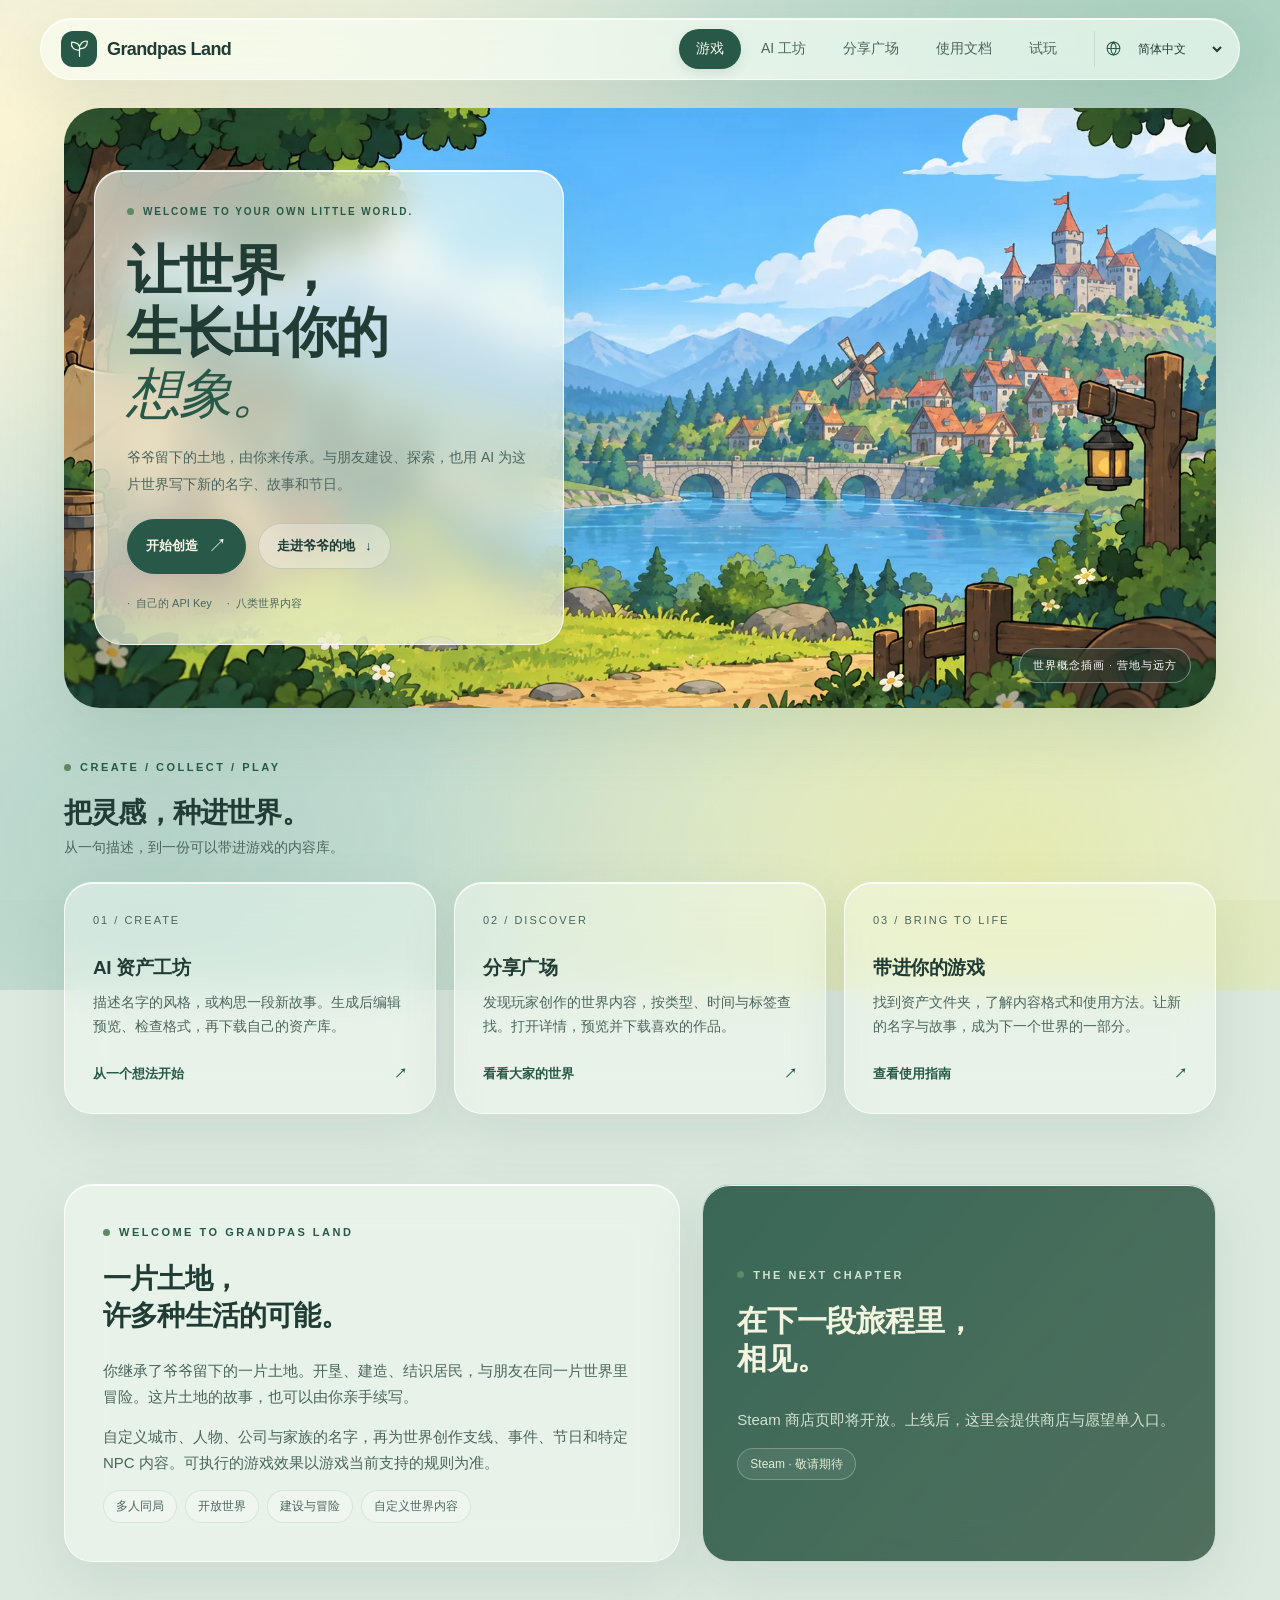
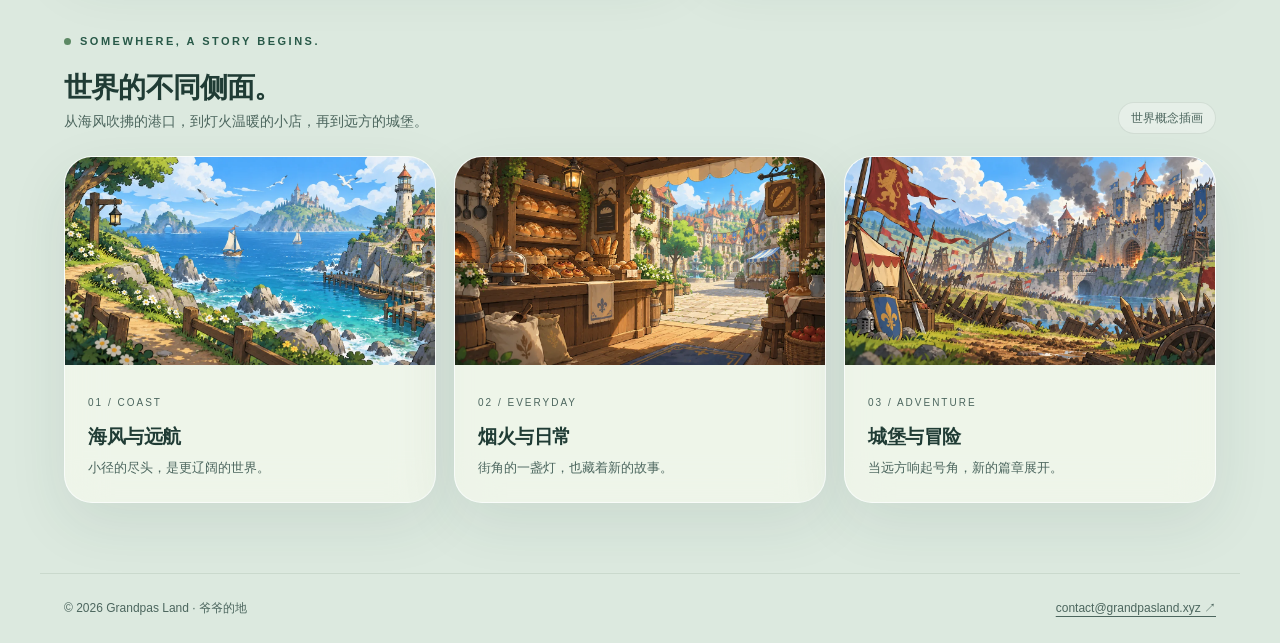
<file: index.html>
<!DOCTYPE html>
<html lang="zh-CN">
<head><meta charset="UTF-8"><meta name="viewport" content="width=device-width, initial-scale=1"><meta name="description" content="爷爷留下的土地，由你来传承。在 Grandpas Land 的 AI 工坊创造名字、支线、事件与节日，分享你的世界内容。"><meta name="theme-color" content="#dce9df"><title>Grandpas Land 爷爷的地 — 官方网站</title><link rel="icon" href="favicon.svg" type="image/svg+xml"><link rel="stylesheet" href="styles.css?v=20261014-world-style"><script src="i18n.js?v=20261014-world-style" defer></script></head>
<body>
<a class="skip" href="#main">跳到主要内容</a>
<nav class="site-nav" aria-label="主导航"><a class="brand" href="index.html"><span class="brand-mark" aria-hidden="true"><svg viewBox="0 0 32 32" fill="none" stroke="currentColor" stroke-width="1.7" stroke-linecap="round" stroke-linejoin="round"><path d="M16 27V16M16 18C7 19 4 13 5 7c7 0 12 3 11 11ZM16 16C16 9 21 5 27 6c0 7-4 11-11 10Z"/></svg></span>Grandpas Land</a><div class="nav-links"><a href="index.html" aria-current="page">游戏</a><a href="workshop.html">AI 工坊</a><a href="gallery.html">分享广场</a><a href="docs.html">使用文档</a><a href="https://sundaniu31.github.io/EmberEpoch/">试玩</a></div><label class="language-control" data-i18n-ignore><svg viewBox="0 0 24 24" aria-hidden="true" fill="none" stroke="currentColor" stroke-width="1.5"><circle cx="12" cy="12" r="9"/><path d="M3 12h18M12 3c5 5 5 13 0 18-5-5-5-13 0-18Z"/></svg><select id="siteLanguage" aria-label="Language / 语言"><option value="zh-CN">简体中文</option><option value="en">English</option></select></label></nav>
<main class="container" id="main">
<section class="hero art-hero" aria-labelledby="hero-title"><img class="hero-art" src="images/camp.webp" width="1672" height="941" alt="树荫下的营地，远处是湖泊、石桥与山间城堡的世界概念插画" fetchpriority="high"><div class="hero-copy glass"><div class="eyebrow">Welcome to your own little world.</div><h1 id="hero-title">让世界，<br>生长出你的<br><span class="serif">想象。</span></h1><p class="lead">爷爷留下的土地，由你来传承。与朋友建设、探索，也用 AI 为这片世界写下新的名字、故事和节日。</p><div class="actions"><a class="btn btn-primary" href="workshop.html">开始创造 <span class="icon-arrow" aria-hidden="true">↗</span></a><a class="btn" href="#about">走进爷爷的地 <span aria-hidden="true">↓</span></a></div><div class="hero-note"><span>自己的 API Key</span><span>八类世界内容</span></div></div><span class="art-label">世界概念插画 · 营地与远方</span></section>
<section aria-labelledby="create-title"><div class="section-head"><div><div class="eyebrow">Create / Collect / Play</div><h2 id="create-title">把灵感，种进世界。</h2><p>从一句描述，到一份可以带进游戏的内容库。</p></div></div><div class="feature-grid"><a class="feature glass" href="workshop.html"><span class="feature-no">01 / CREATE</span><h3>AI 资产工坊</h3><p>描述名字的风格，或构思一段新故事。生成后编辑预览、检查格式，再下载自己的资产库。</p><span class="feature-link">从一个想法开始 <span aria-hidden="true">↗</span></span></a><a class="feature glass" href="gallery.html"><span class="feature-no">02 / DISCOVER</span><h3>分享广场</h3><p>发现玩家创作的世界内容，按类型、时间与标签查找。打开详情，预览并下载喜欢的作品。</p><span class="feature-link">看看大家的世界 <span aria-hidden="true">↗</span></span></a><a class="feature glass" href="docs.html"><span class="feature-no">03 / BRING TO LIFE</span><h3>带进你的游戏</h3><p>找到资产文件夹，了解内容格式和使用方法。让新的名字与故事，成为下一个世界的一部分。</p><span class="feature-link">查看使用指南 <span aria-hidden="true">↗</span></span></a></div></section>
<section class="home-section" id="about" aria-labelledby="about-title"><div class="about-grid"><div class="about-copy glass"><div class="eyebrow">Welcome to Grandpas Land</div><h2 id="about-title">一片土地，<br>许多种生活的可能。</h2><p>你继承了爷爷留下的一片土地。开垦、建造、结识居民，与朋友在同一片世界里冒险。这片土地的故事，也可以由你亲手续写。</p><p>自定义城市、人物、公司与家族的名字，再为世界创作支线、事件、节日和特定 NPC 内容。可执行的游戏效果以游戏当前支持的规则为准。</p><div class="about-tags"><span class="pill">多人同局</span><span class="pill">开放世界</span><span class="pill">建设与冒险</span><span class="pill">自定义世界内容</span></div></div><div class="steam-card glass" id="steam"><div class="eyebrow">The next chapter</div><h3>在下一段旅程里，<br>相见。</h3><p>Steam 商店页即将开放。上线后，这里会提供商店与愿望单入口。</p><span class="pill">Steam · 敬请期待</span></div></div></section>
<section class="home-section" id="media" aria-labelledby="art-title"><div class="section-head"><div><div class="eyebrow">Somewhere, a story begins.</div><h2 id="art-title">世界的不同侧面。</h2><p>从海风吹拂的港口，到灯火温暖的小店，再到远方的城堡。</p></div><span class="pill">世界概念插画</span></div><div class="world-gallery"><figure class="world-art glass"><a href="images/coast.webp" target="_blank" rel="noopener noreferrer" aria-label="打开海港概念插画大图"><img src="images/coast.webp" width="1200" height="675" loading="lazy" decoding="async" alt="花草环绕的海边步道、蓝色港湾、帆船与灯塔"></a><figcaption><span>01 / COAST</span><h3>海风与远航</h3><p>小径的尽头，是更辽阔的世界。</p></figcaption></figure><figure class="world-art glass"><a href="images/bakery.webp" target="_blank" rel="noopener noreferrer" aria-label="打开面包店概念插画大图"><img src="images/bakery.webp" width="1200" height="675" loading="lazy" decoding="async" alt="阳光照进木制面包店，店外是鲜花与小镇的石板街道"></a><figcaption><span>02 / EVERYDAY</span><h3>烟火与日常</h3><p>街角的一盏灯，也藏着新的故事。</p></figcaption></figure><figure class="world-art glass"><a href="images/castle.webp" target="_blank" rel="noopener noreferrer" aria-label="打开城堡概念插画大图"><img src="images/castle.webp" width="1200" height="675" loading="lazy" decoding="async" alt="山脉下的城堡与旗帜，城墙外是一片围城营地"></a><figcaption><span>03 / ADVENTURE</span><h3>城堡与冒险</h3><p>当远方响起号角，新的篇章展开。</p></figcaption></figure></div></section>
</main><footer class="site-footer"><span>© 2026 Grandpas Land · 爷爷的地</span><a href="mailto:contact@grandpasland.xyz">contact@grandpasland.xyz ↗</a></footer>
</body></html>
</file>
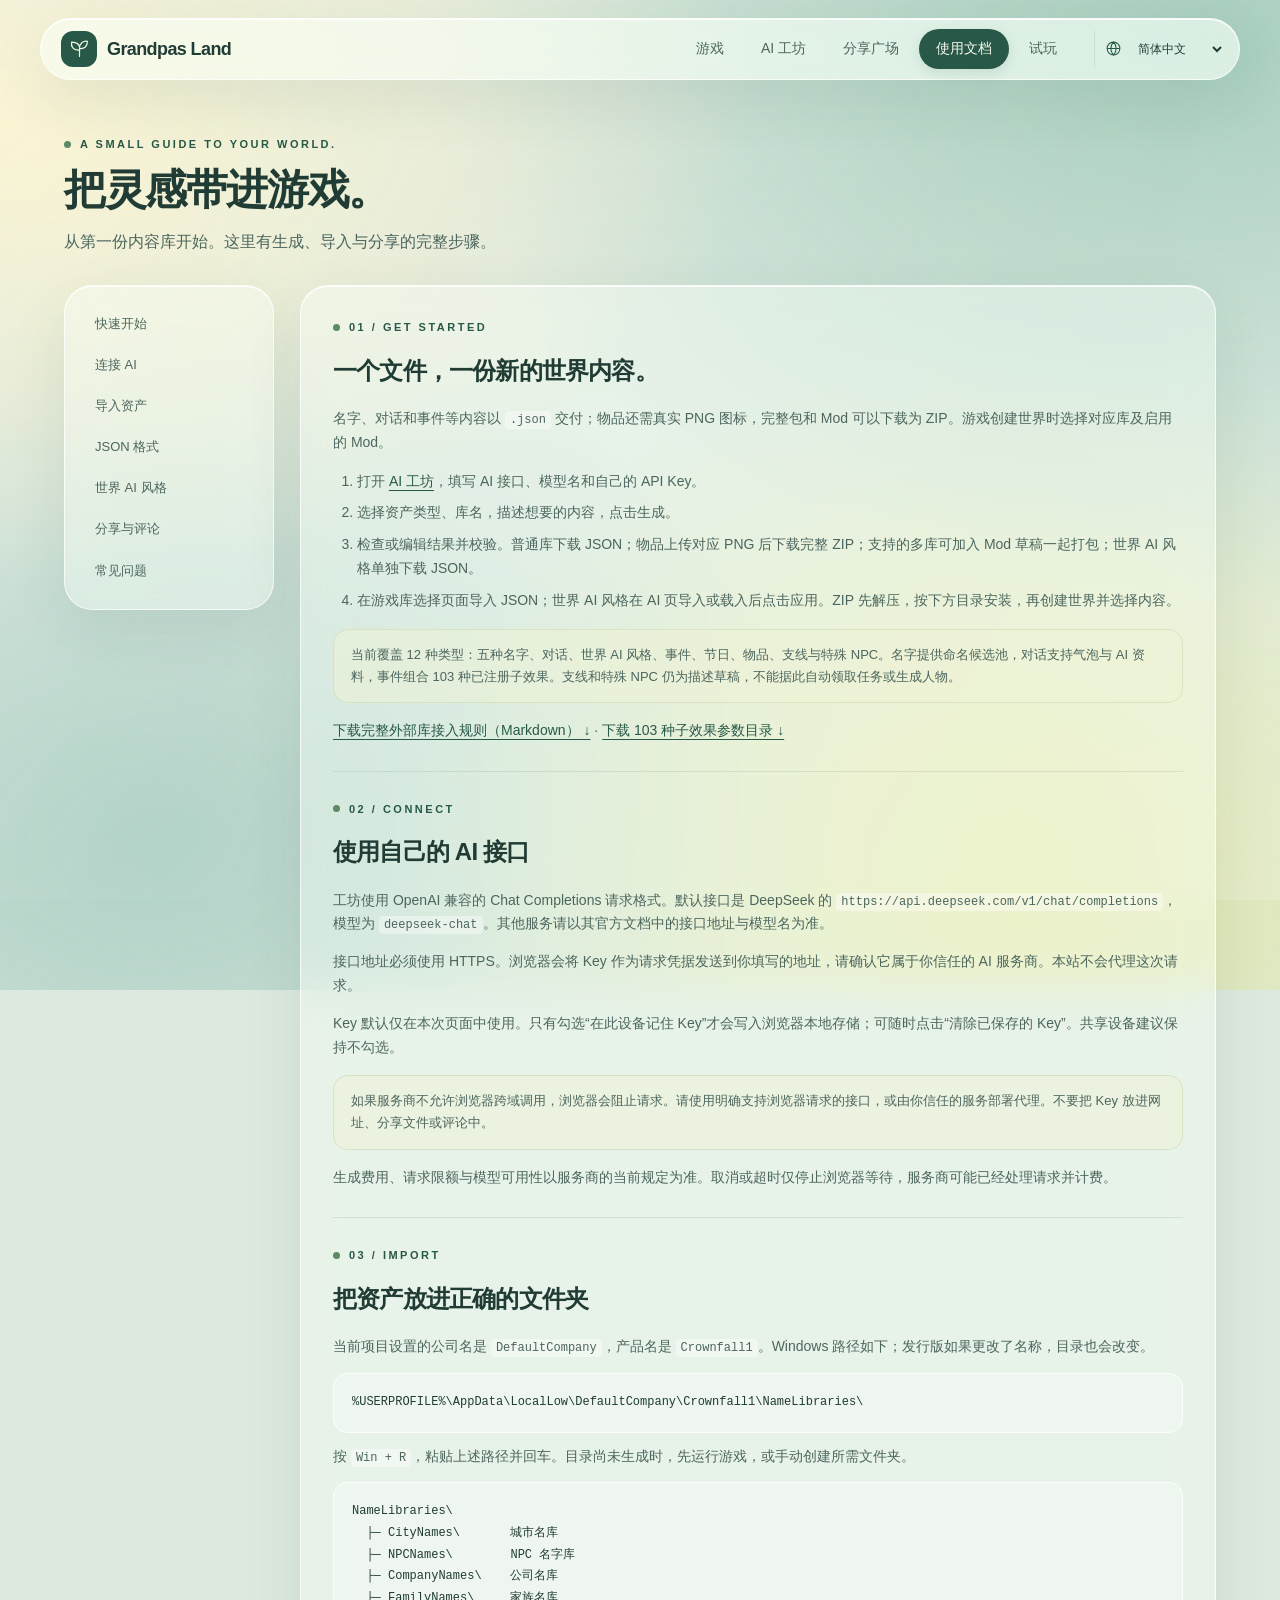
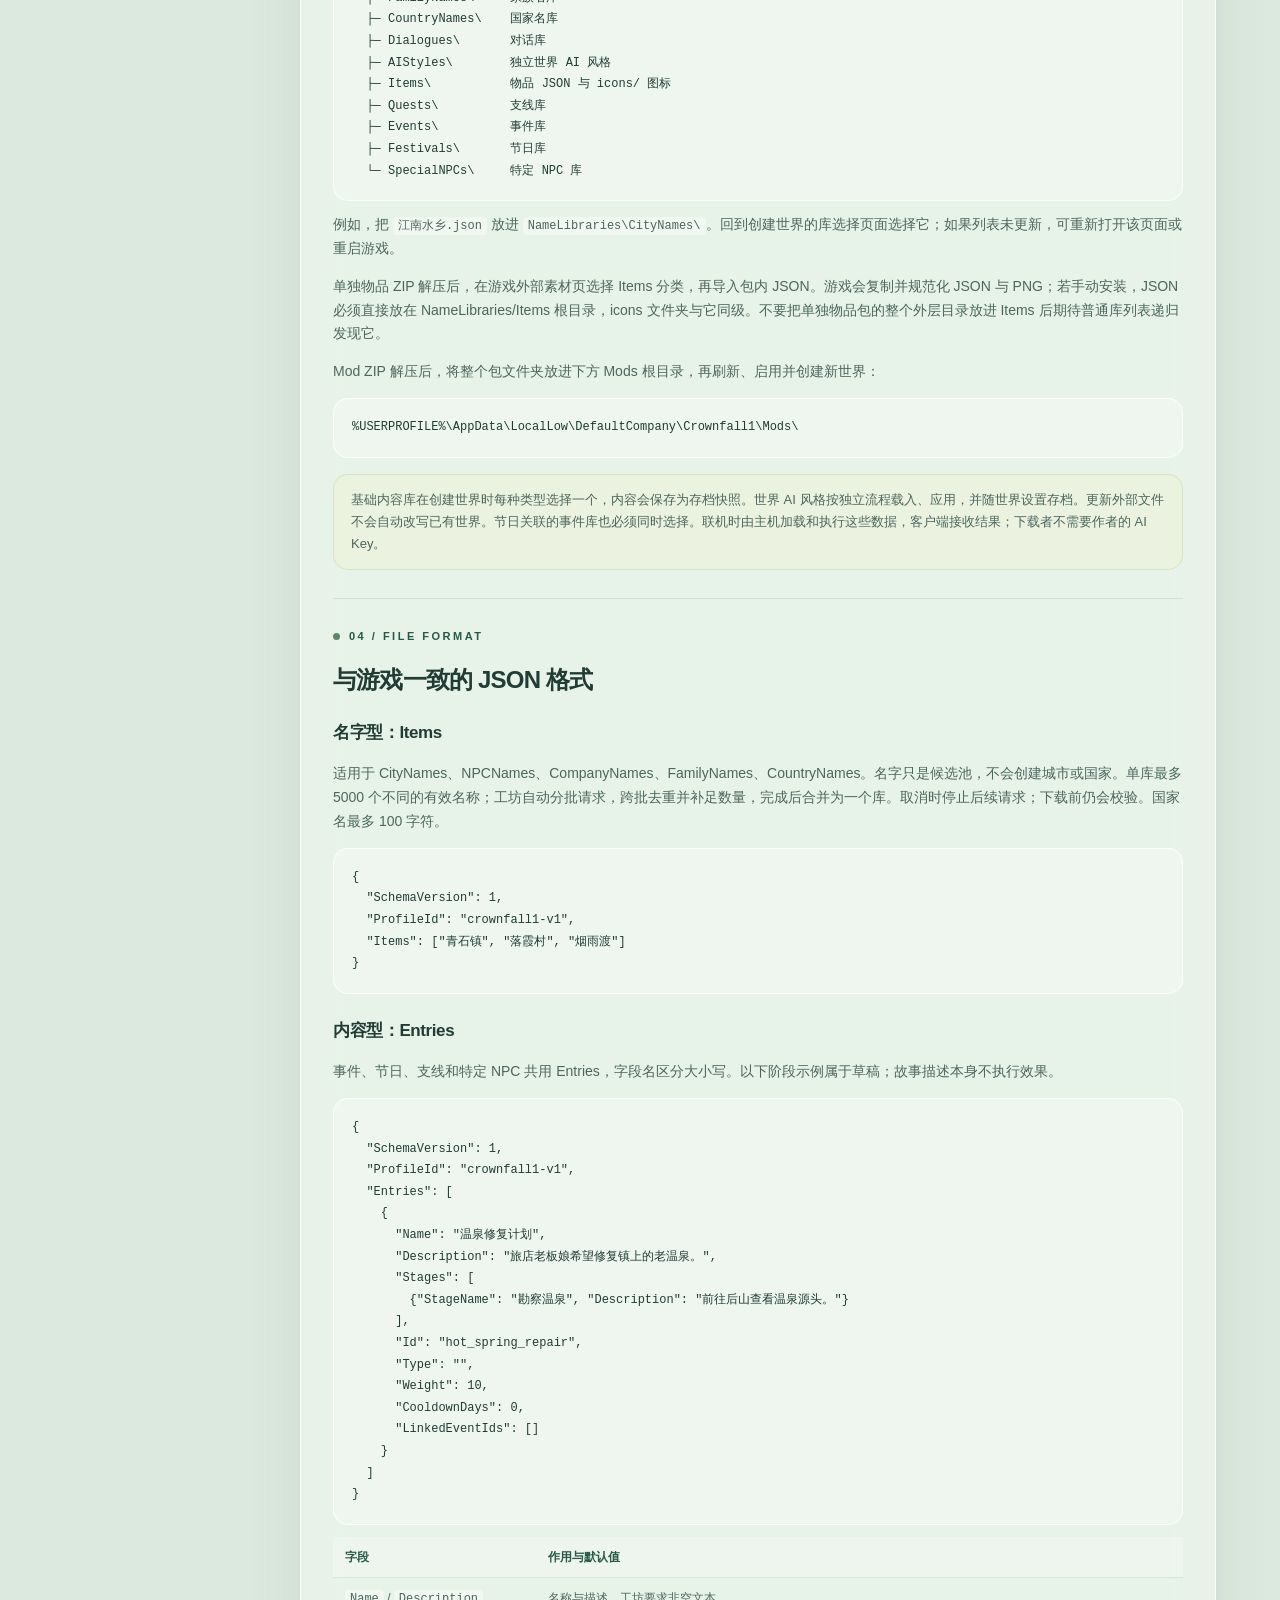
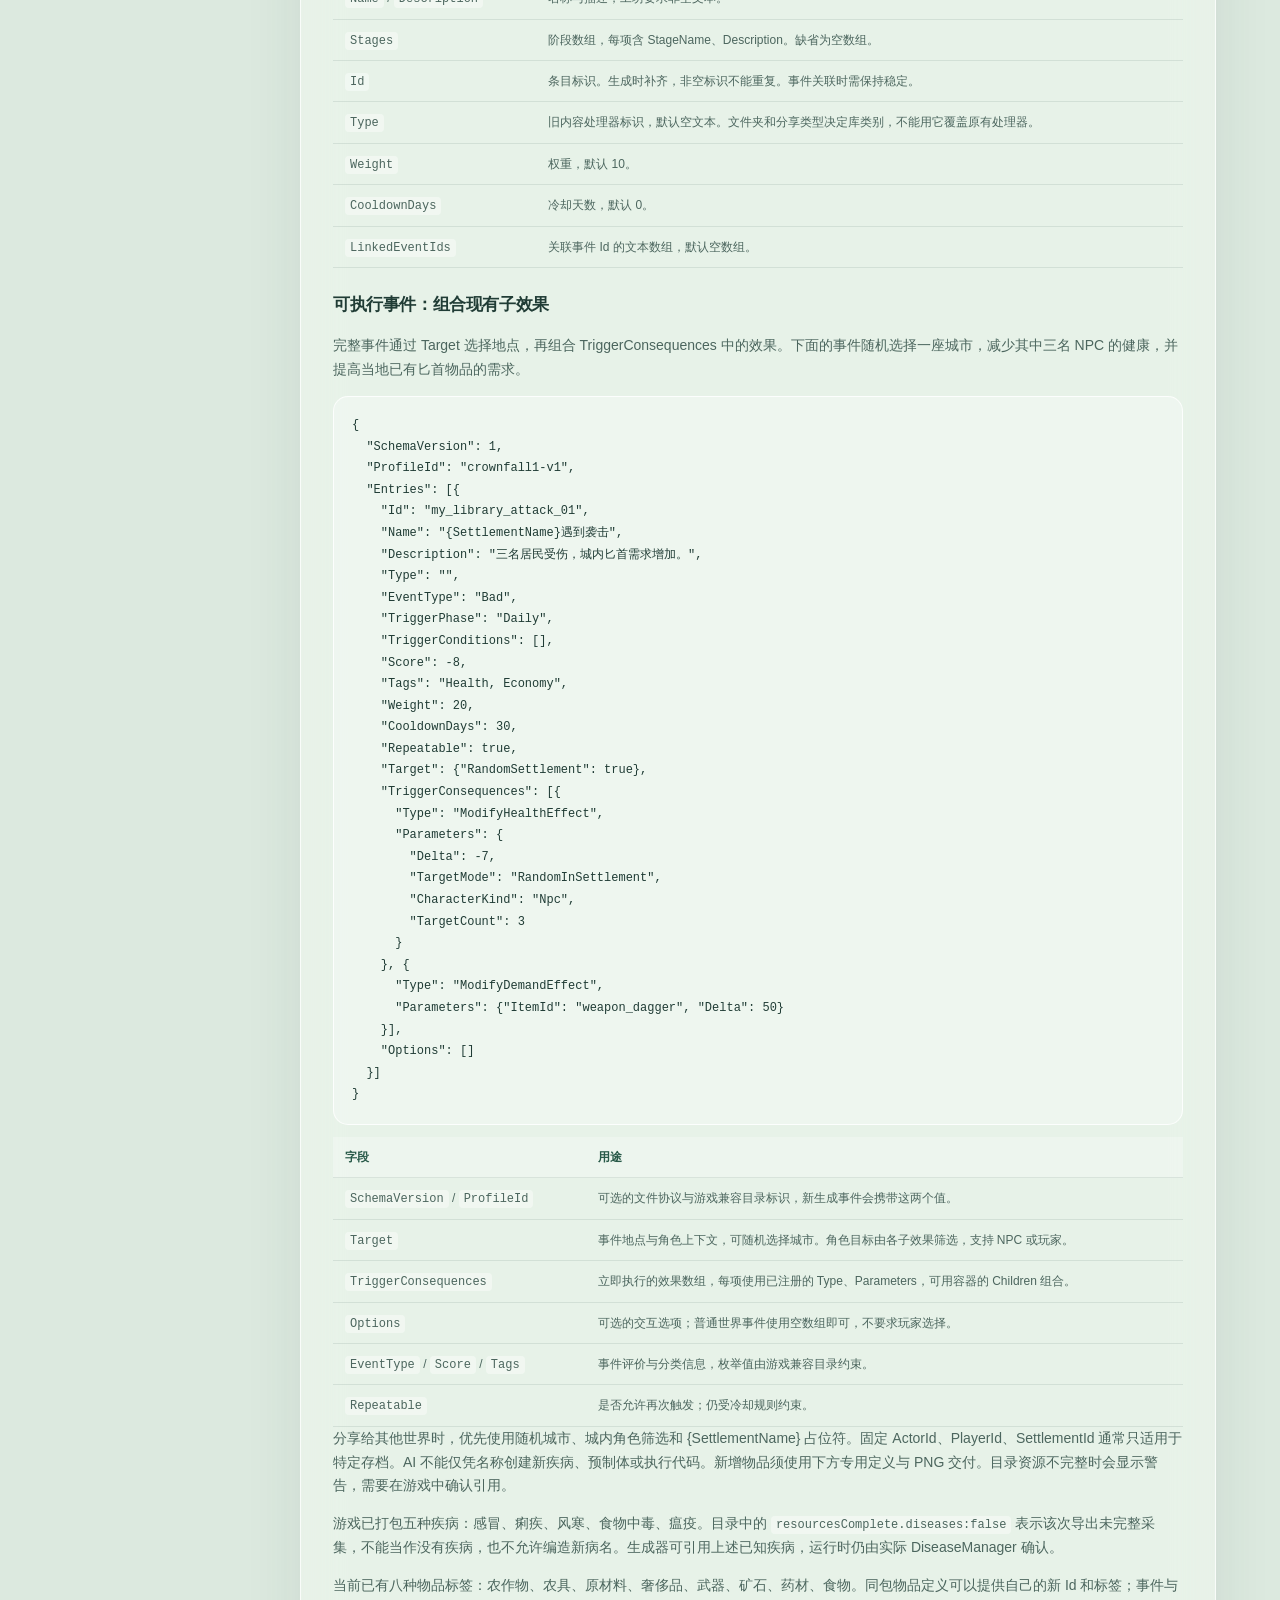
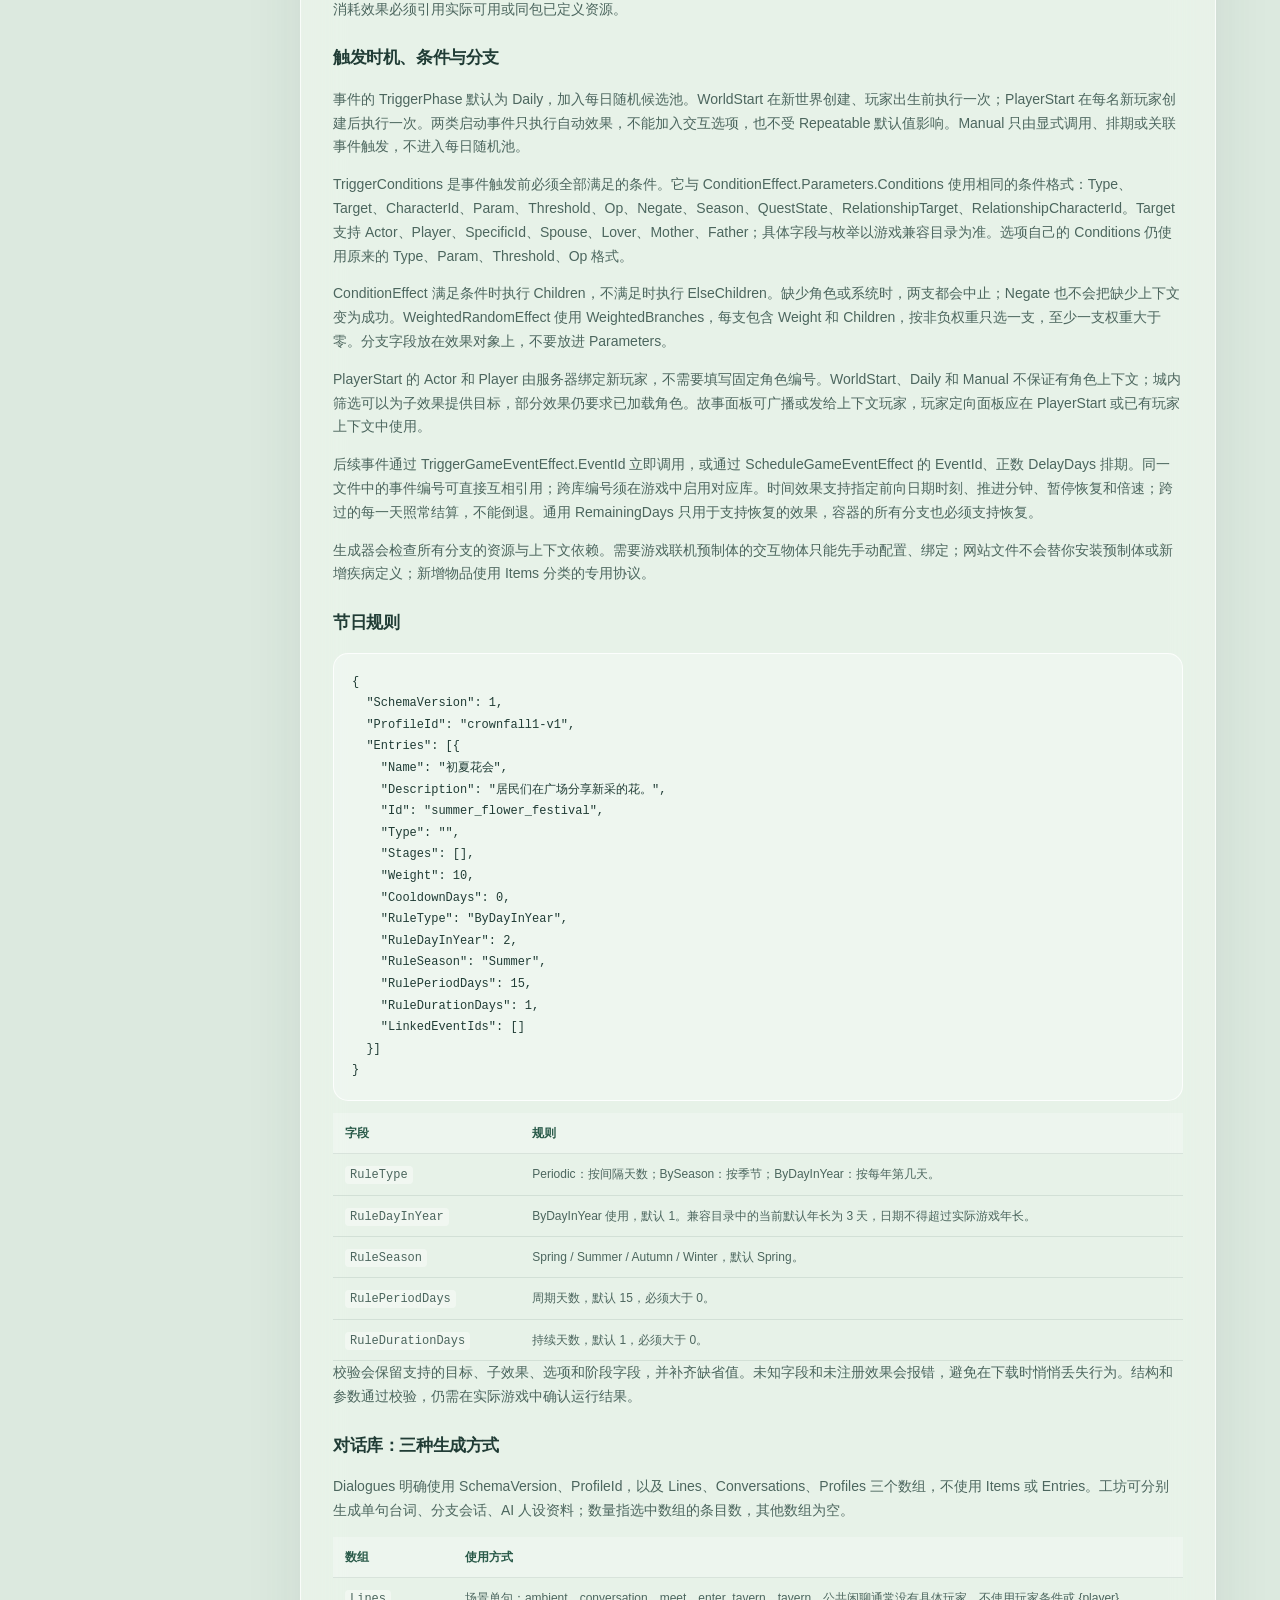
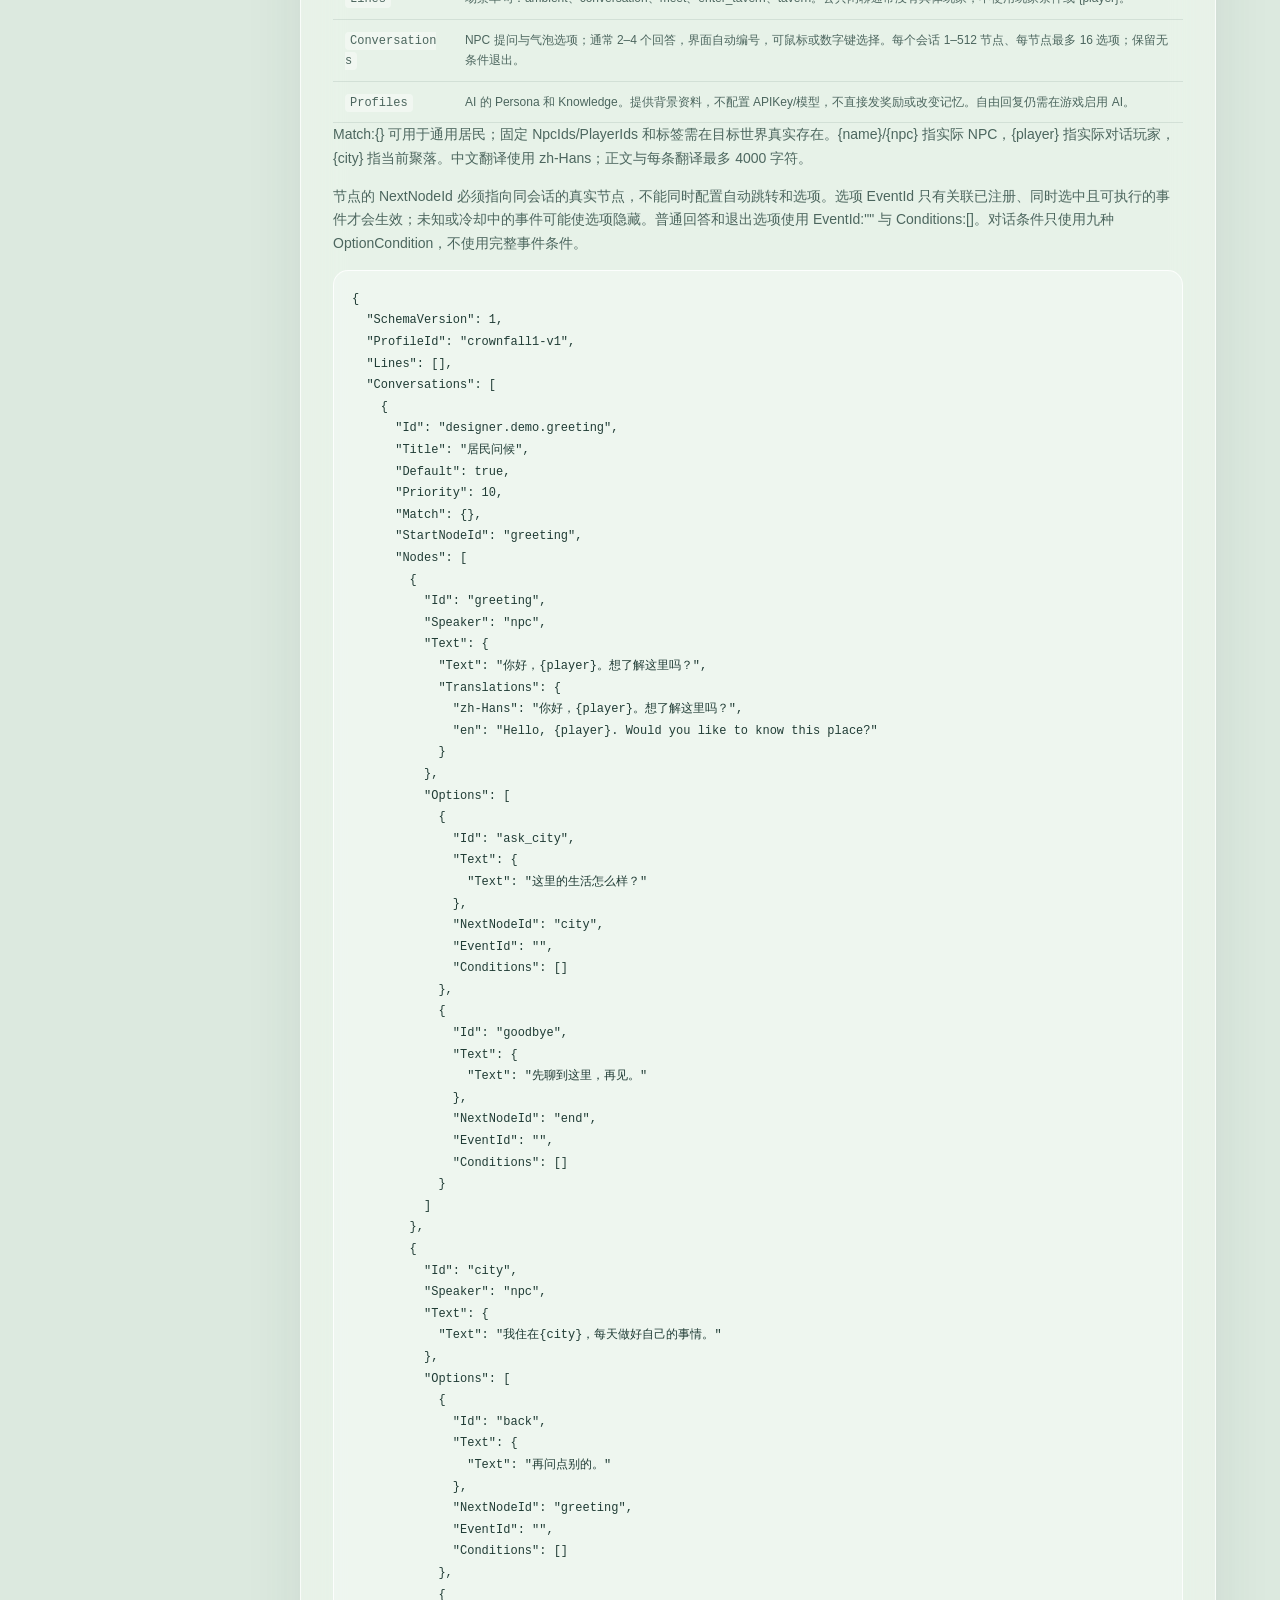
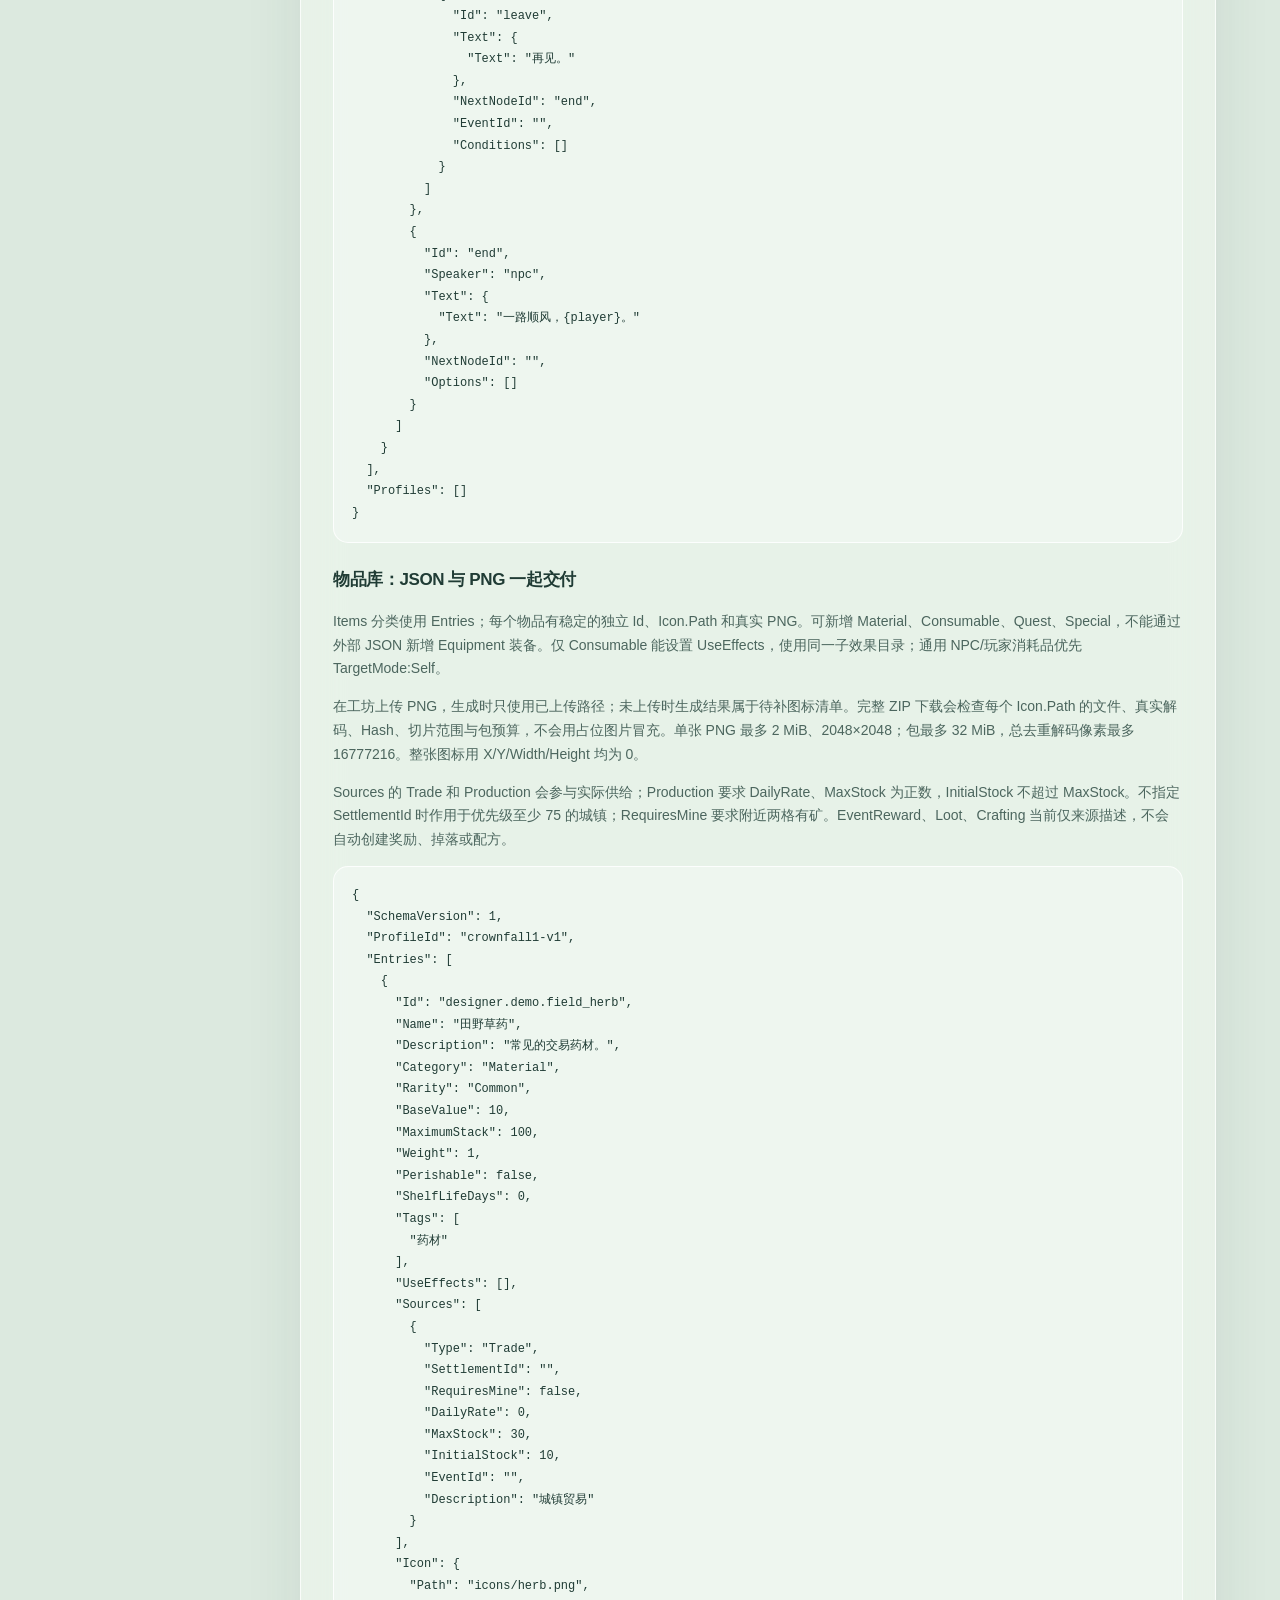
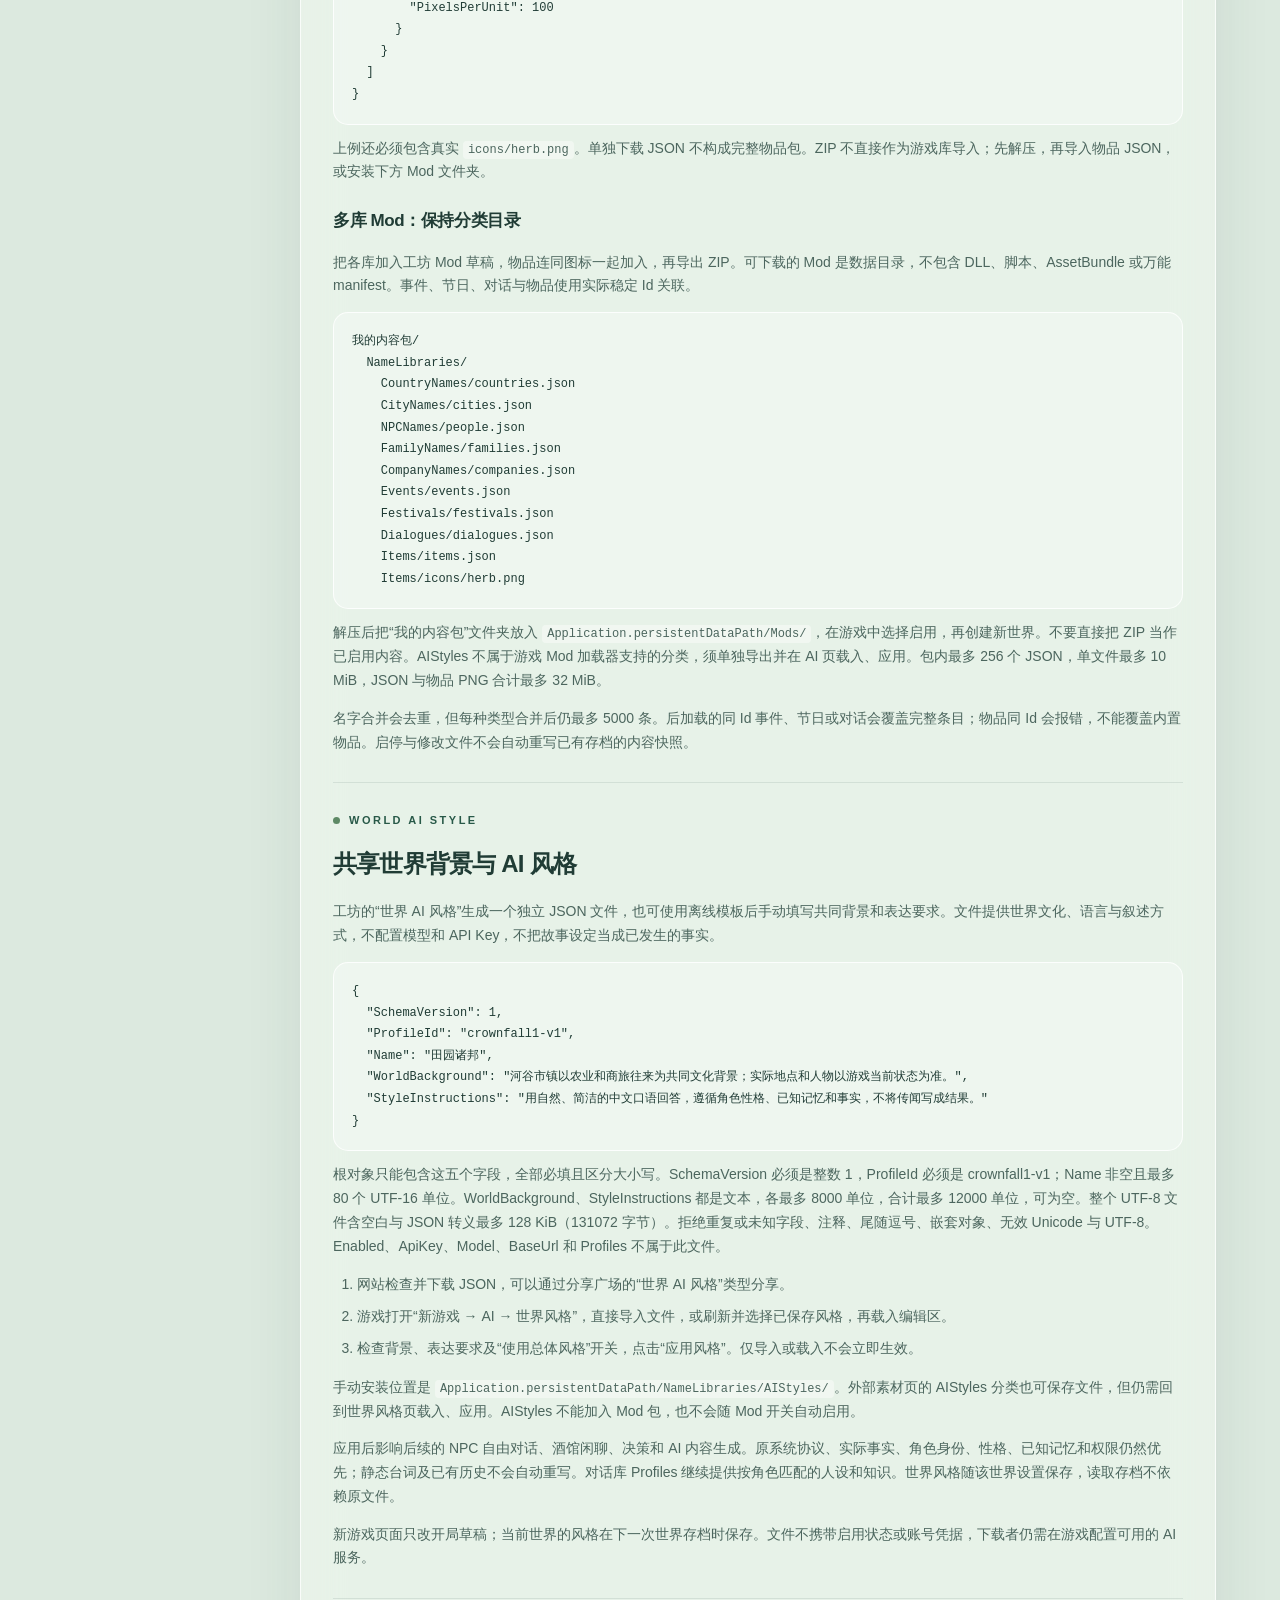
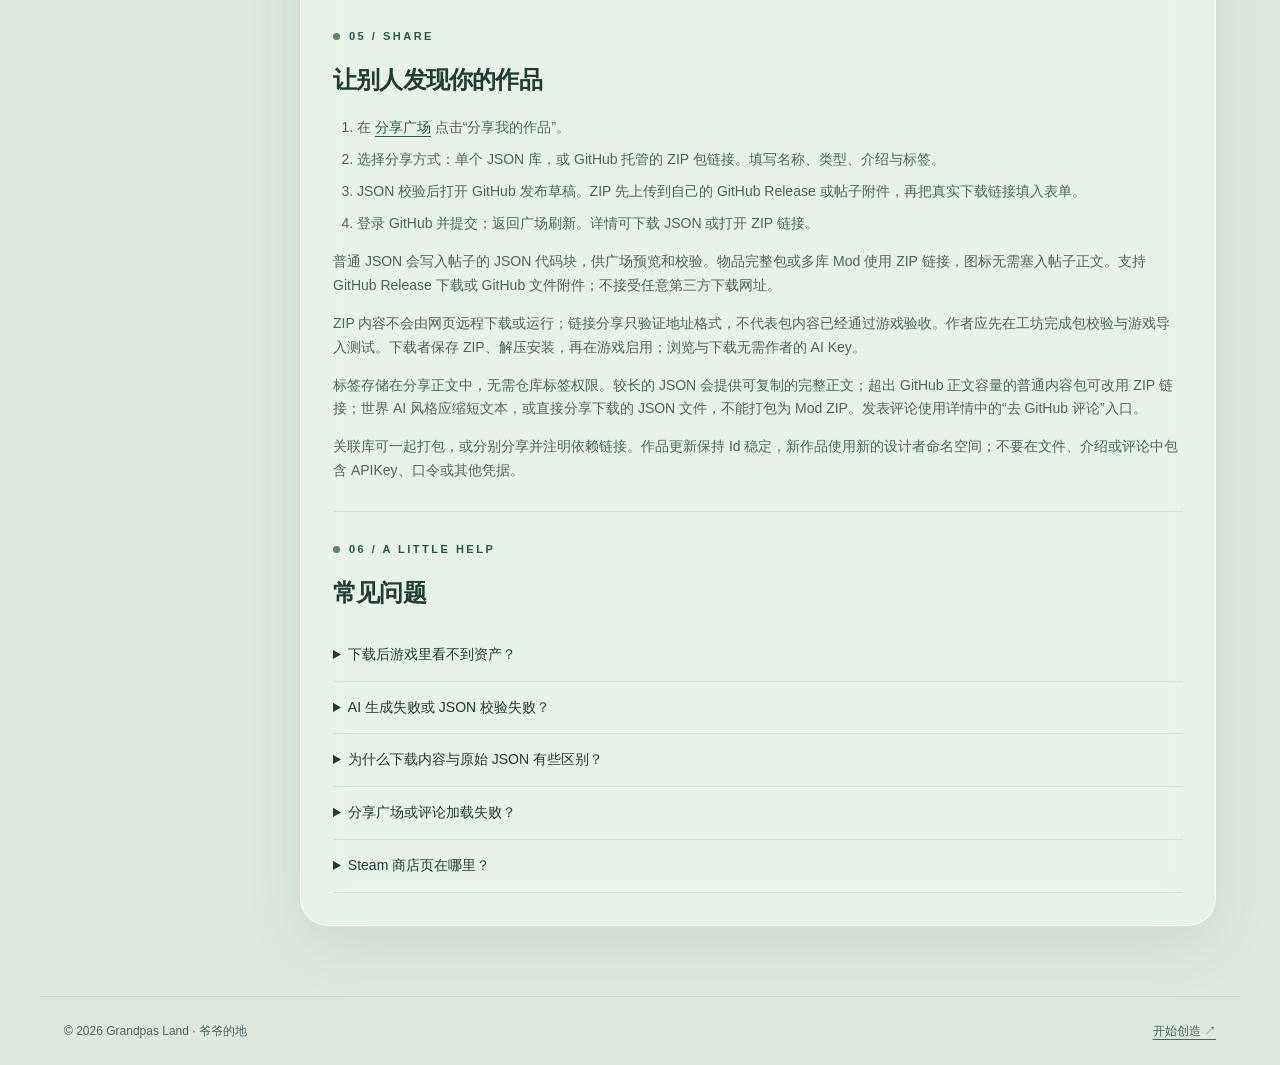
<file: docs.html>
<!DOCTYPE html>
<html lang="zh-CN">
<head><meta charset="UTF-8"><meta name="viewport" content="width=device-width, initial-scale=1"><meta name="description" content="Grandpas Land 内容库生成、导入、分享指南与 JSON 字段说明。"><meta name="theme-color" content="#dce9df"><title>使用文档 — Grandpas Land</title><link rel="icon" href="favicon.svg" type="image/svg+xml"><link rel="stylesheet" href="styles.css?v=20261014-world-style"><script src="i18n.js?v=20261014-world-style" defer></script></head>
<body><a class="skip" href="#main">跳到主要内容</a><nav class="site-nav" aria-label="主导航"><a class="brand" href="index.html"><span class="brand-mark" aria-hidden="true"><svg viewBox="0 0 32 32" fill="none" stroke="currentColor" stroke-width="1.7" stroke-linecap="round" stroke-linejoin="round"><path d="M16 27V16M16 18C7 19 4 13 5 7c7 0 12 3 11 11ZM16 16C16 9 21 5 27 6c0 7-4 11-11 10Z"/></svg></span>Grandpas Land</a><div class="nav-links"><a href="index.html">游戏</a><a href="workshop.html">AI 工坊</a><a href="gallery.html">分享广场</a><a href="docs.html" aria-current="page">使用文档</a><a href="https://sundaniu31.github.io/EmberEpoch/">试玩</a></div><label class="language-control" data-i18n-ignore><svg viewBox="0 0 24 24" aria-hidden="true" fill="none" stroke="currentColor" stroke-width="1.5"><circle cx="12" cy="12" r="9"/><path d="M3 12h18M12 3c5 5 5 13 0 18-5-5-5-13 0-18Z"/></svg><select id="siteLanguage" aria-label="Language / 语言"><option value="zh-CN">简体中文</option><option value="en">English</option></select></label></nav>
<main class="container" id="main"><div class="page-heading"><div class="eyebrow">A small guide to your world.</div><h1>把灵感带进游戏。</h1><p class="lead">从第一份内容库开始。这里有生成、导入与分享的完整步骤。</p></div><div class="docs-layout"><aside class="docs-nav glass" aria-label="文档目录"><a href="#start">快速开始</a><a href="#api">连接 AI</a><a href="#import">导入资产</a><a href="#format">JSON 格式</a><a href="#world-style">世界 AI 风格</a><a href="#share">分享与评论</a><a href="#faq">常见问题</a></aside><article class="docs-content glass">
<section id="start"><div class="eyebrow">01 / Get started</div><h2>一个文件，一份新的世界内容。</h2><p>名字、对话和事件等内容以 <code>.json</code> 交付；物品还需真实 PNG 图标，完整包和 Mod 可以下载为 ZIP。游戏创建世界时选择对应库及启用的 Mod。</p><ol><li>打开 <a href="workshop.html">AI 工坊</a>，填写 AI 接口、模型名和自己的 API Key。</li><li>选择资产类型、库名，描述想要的内容，点击生成。</li><li>检查或编辑结果并校验。普通库下载 JSON；物品上传对应 PNG 后下载完整 ZIP；支持的多库可加入 Mod 草稿一起打包；世界 AI 风格单独下载 JSON。</li><li>在游戏库选择页面导入 JSON；世界 AI 风格在 AI 页导入或载入后点击应用。ZIP 先解压，按下方目录安装，再创建世界并选择内容。</li></ol><div class="callout">当前覆盖 12 种类型：五种名字、对话、世界 AI 风格、事件、节日、物品、支线与特殊 NPC。名字提供命名候选池，对话支持气泡与 AI 资料，事件组合 103 种已注册子效果。支线和特殊 NPC 仍为描述草稿，不能据此自动领取任务或生成人物。</div><p><a href="external-library-rules.md" download>下载完整外部库接入规则（Markdown） ↓</a> · <a href="content-profile.json" download>下载 103 种子效果参数目录 ↓</a></p></section>
<section id="api"><div class="eyebrow">02 / Connect</div><h2>使用自己的 AI 接口</h2><p>工坊使用 OpenAI 兼容的 Chat Completions 请求格式。默认接口是 DeepSeek 的 <code>https://api.deepseek.com/v1/chat/completions</code>，模型为 <code>deepseek-chat</code>。其他服务请以其官方文档中的接口地址与模型名为准。</p><p>接口地址必须使用 HTTPS。浏览器会将 Key 作为请求凭据发送到你填写的地址，请确认它属于你信任的 AI 服务商。本站不会代理这次请求。</p><p>Key 默认仅在本次页面中使用。只有勾选“在此设备记住 Key”才会写入浏览器本地存储；可随时点击“清除已保存的 Key”。共享设备建议保持不勾选。</p><div class="callout">如果服务商不允许浏览器跨域调用，浏览器会阻止请求。请使用明确支持浏览器请求的接口，或由你信任的服务部署代理。不要把 Key 放进网址、分享文件或评论中。</div><p>生成费用、请求限额与模型可用性以服务商的当前规定为准。取消或超时仅停止浏览器等待，服务商可能已经处理请求并计费。</p></section>
<section id="import"><div class="eyebrow">03 / Import</div><h2>把资产放进正确的文件夹</h2><p>当前项目设置的公司名是 <code>DefaultCompany</code>，产品名是 <code>Crownfall1</code>。Windows 路径如下；发行版如果更改了名称，目录也会改变。</p><pre><code>%USERPROFILE%\AppData\LocalLow\DefaultCompany\Crownfall1\NameLibraries\</code></pre><p>按 <code>Win + R</code>，粘贴上述路径并回车。目录尚未生成时，先运行游戏，或手动创建所需文件夹。</p><pre><code>NameLibraries\
  ├─ CityNames\       城市名库
  ├─ NPCNames\        NPC 名字库
  ├─ CompanyNames\    公司名库
  ├─ FamilyNames\     家族名库
  ├─ CountryNames\    国家名库
  ├─ Dialogues\       对话库
  ├─ AIStyles\        独立世界 AI 风格
  ├─ Items\           物品 JSON 与 icons/ 图标
  ├─ Quests\          支线库
  ├─ Events\          事件库
  ├─ Festivals\       节日库
  └─ SpecialNPCs\     特定 NPC 库</code></pre><p>例如，把 <code>江南水乡.json</code> 放进 <code>NameLibraries\CityNames\</code>。回到创建世界的库选择页面选择它；如果列表未更新，可重新打开该页面或重启游戏。</p><p>单独物品 ZIP 解压后，在游戏外部素材页选择 Items 分类，再导入包内 JSON。游戏会复制并规范化 JSON 与 PNG；若手动安装，JSON 必须直接放在 NameLibraries/Items 根目录，icons 文件夹与它同级。不要把单独物品包的整个外层目录放进 Items 后期待普通库列表递归发现它。</p><p>Mod ZIP 解压后，将整个包文件夹放进下方 Mods 根目录，再刷新、启用并创建新世界：</p><pre><code>%USERPROFILE%\AppData\LocalLow\DefaultCompany\Crownfall1\Mods\</code></pre><div class="callout">基础内容库在创建世界时每种类型选择一个，内容会保存为存档快照。世界 AI 风格按独立流程载入、应用，并随世界设置存档。更新外部文件不会自动改写已有世界。节日关联的事件库也必须同时选择。联机时由主机加载和执行这些数据，客户端接收结果；下载者不需要作者的 AI Key。</div></section>
<section id="format"><div class="eyebrow">04 / File format</div><h2>与游戏一致的 JSON 格式</h2><h3>名字型：Items</h3><p>适用于 CityNames、NPCNames、CompanyNames、FamilyNames、CountryNames。名字只是候选池，不会创建城市或国家。单库最多 5000 个不同的有效名称；工坊自动分批请求，跨批去重并补足数量，完成后合并为一个库。取消时停止后续请求；下载前仍会校验。国家名最多 100 字符。</p><pre><code>{
  "SchemaVersion": 1,
  "ProfileId": "crownfall1-v1",
  "Items": ["青石镇", "落霞村", "烟雨渡"]
}</code></pre><h3>内容型：Entries</h3><p>事件、节日、支线和特定 NPC 共用 Entries，字段名区分大小写。以下阶段示例属于草稿；故事描述本身不执行效果。</p><pre><code>{
  "SchemaVersion": 1,
  "ProfileId": "crownfall1-v1",
  "Entries": [
    {
      "Name": "温泉修复计划",
      "Description": "旅店老板娘希望修复镇上的老温泉。",
      "Stages": [
        {"StageName": "勘察温泉", "Description": "前往后山查看温泉源头。"}
      ],
      "Id": "hot_spring_repair",
      "Type": "",
      "Weight": 10,
      "CooldownDays": 0,
      "LinkedEventIds": []
    }
  ]
}</code></pre><div class="table-wrap"><table><thead><tr><th>字段</th><th>作用与默认值</th></tr></thead><tbody><tr><td><code>Name</code> / <code>Description</code></td><td>名称与描述，工坊要求非空文本。</td></tr><tr><td><code>Stages</code></td><td>阶段数组，每项含 StageName、Description。缺省为空数组。</td></tr><tr><td><code>Id</code></td><td>条目标识。生成时补齐，非空标识不能重复。事件关联时需保持稳定。</td></tr><tr><td><code>Type</code></td><td>旧内容处理器标识，默认空文本。文件夹和分享类型决定库类别，不能用它覆盖原有处理器。</td></tr><tr><td><code>Weight</code></td><td>权重，默认 10。</td></tr><tr><td><code>CooldownDays</code></td><td>冷却天数，默认 0。</td></tr><tr><td><code>LinkedEventIds</code></td><td>关联事件 Id 的文本数组，默认空数组。</td></tr></tbody></table></div><h3>可执行事件：组合现有子效果</h3><p>完整事件通过 Target 选择地点，再组合 TriggerConsequences 中的效果。下面的事件随机选择一座城市，减少其中三名 NPC 的健康，并提高当地已有匕首物品的需求。</p><pre><code>{
  "SchemaVersion": 1,
  "ProfileId": "crownfall1-v1",
  "Entries": [{
    "Id": "my_library_attack_01",
    "Name": "{SettlementName}遇到袭击",
    "Description": "三名居民受伤，城内匕首需求增加。",
    "Type": "",
    "EventType": "Bad",
    "TriggerPhase": "Daily",
    "TriggerConditions": [],
    "Score": -8,
    "Tags": "Health, Economy",
    "Weight": 20,
    "CooldownDays": 30,
    "Repeatable": true,
    "Target": {"RandomSettlement": true},
    "TriggerConsequences": [{
      "Type": "ModifyHealthEffect",
      "Parameters": {
        "Delta": -7,
        "TargetMode": "RandomInSettlement",
        "CharacterKind": "Npc",
        "TargetCount": 3
      }
    }, {
      "Type": "ModifyDemandEffect",
      "Parameters": {"ItemId": "weapon_dagger", "Delta": 50}
    }],
    "Options": []
  }]
}</code></pre><div class="table-wrap"><table><thead><tr><th>字段</th><th>用途</th></tr></thead><tbody><tr><td><code>SchemaVersion</code> / <code>ProfileId</code></td><td>可选的文件协议与游戏兼容目录标识，新生成事件会携带这两个值。</td></tr><tr><td><code>Target</code></td><td>事件地点与角色上下文，可随机选择城市。角色目标由各子效果筛选，支持 NPC 或玩家。</td></tr><tr><td><code>TriggerConsequences</code></td><td>立即执行的效果数组，每项使用已注册的 Type、Parameters，可用容器的 Children 组合。</td></tr><tr><td><code>Options</code></td><td>可选的交互选项；普通世界事件使用空数组即可，不要求玩家选择。</td></tr><tr><td><code>EventType</code> / <code>Score</code> / <code>Tags</code></td><td>事件评价与分类信息，枚举值由游戏兼容目录约束。</td></tr><tr><td><code>Repeatable</code></td><td>是否允许再次触发；仍受冷却规则约束。</td></tr></tbody></table></div><p>分享给其他世界时，优先使用随机城市、城内角色筛选和 {SettlementName} 占位符。固定 ActorId、PlayerId、SettlementId 通常只适用于特定存档。AI 不能仅凭名称创建新疾病、预制体或执行代码。新增物品须使用下方专用定义与 PNG 交付。目录资源不完整时会显示警告，需要在游戏中确认引用。</p>
<p>游戏已打包五种疾病：感冒、痢疾、风寒、食物中毒、瘟疫。目录中的 <code>resourcesComplete.diseases:false</code> 表示该次导出未完整采集，不能当作没有疾病，也不允许编造新病名。生成器可引用上述已知疾病，运行时仍由实际 DiseaseManager 确认。</p><p>当前已有八种物品标签：农作物、农具、原材料、奢侈品、武器、矿石、药材、食物。同包物品定义可以提供自己的新 Id 和标签；事件与消耗效果必须引用实际可用或同包已定义资源。</p><h3>触发时机、条件与分支</h3><p>事件的 TriggerPhase 默认为 Daily，加入每日随机候选池。WorldStart 在新世界创建、玩家出生前执行一次；PlayerStart 在每名新玩家创建后执行一次。两类启动事件只执行自动效果，不能加入交互选项，也不受 Repeatable 默认值影响。Manual 只由显式调用、排期或关联事件触发，不进入每日随机池。</p><p>TriggerConditions 是事件触发前必须全部满足的条件。它与 ConditionEffect.Parameters.Conditions 使用相同的条件格式：Type、Target、CharacterId、Param、Threshold、Op、Negate、Season、QuestState、RelationshipTarget、RelationshipCharacterId。Target 支持 Actor、Player、SpecificId、Spouse、Lover、Mother、Father；具体字段与枚举以游戏兼容目录为准。选项自己的 Conditions 仍使用原来的 Type、Param、Threshold、Op 格式。</p><p>ConditionEffect 满足条件时执行 Children，不满足时执行 ElseChildren。缺少角色或系统时，两支都会中止；Negate 也不会把缺少上下文变为成功。WeightedRandomEffect 使用 WeightedBranches，每支包含 Weight 和 Children，按非负权重只选一支，至少一支权重大于零。分支字段放在效果对象上，不要放进 Parameters。</p><p>PlayerStart 的 Actor 和 Player 由服务器绑定新玩家，不需要填写固定角色编号。WorldStart、Daily 和 Manual 不保证有角色上下文；城内筛选可以为子效果提供目标，部分效果仍要求已加载角色。故事面板可广播或发给上下文玩家，玩家定向面板应在 PlayerStart 或已有玩家上下文中使用。</p><p>后续事件通过 TriggerGameEventEffect.EventId 立即调用，或通过 ScheduleGameEventEffect 的 EventId、正数 DelayDays 排期。同一文件中的事件编号可直接互相引用；跨库编号须在游戏中启用对应库。时间效果支持指定前向日期时刻、推进分钟、暂停恢复和倍速；跨过的每一天照常结算，不能倒退。通用 RemainingDays 只用于支持恢复的效果，容器的所有分支也必须支持恢复。</p><p>生成器会检查所有分支的资源与上下文依赖。需要游戏联机预制体的交互物体只能先手动配置、绑定；网站文件不会替你安装预制体或新增疾病定义；新增物品使用 Items 分类的专用协议。</p><h3>节日规则</h3><pre><code>{
  "SchemaVersion": 1,
  "ProfileId": "crownfall1-v1",
  "Entries": [{
    "Name": "初夏花会",
    "Description": "居民们在广场分享新采的花。",
    "Id": "summer_flower_festival",
    "Type": "",
    "Stages": [],
    "Weight": 10,
    "CooldownDays": 0,
    "RuleType": "ByDayInYear",
    "RuleDayInYear": 2,
    "RuleSeason": "Summer",
    "RulePeriodDays": 15,
    "RuleDurationDays": 1,
    "LinkedEventIds": []
  }]
}</code></pre><div class="table-wrap"><table><thead><tr><th>字段</th><th>规则</th></tr></thead><tbody><tr><td><code>RuleType</code></td><td>Periodic：按间隔天数；BySeason：按季节；ByDayInYear：按每年第几天。</td></tr><tr><td><code>RuleDayInYear</code></td><td>ByDayInYear 使用，默认 1。兼容目录中的当前默认年长为 3 天，日期不得超过实际游戏年长。</td></tr><tr><td><code>RuleSeason</code></td><td>Spring / Summer / Autumn / Winter，默认 Spring。</td></tr><tr><td><code>RulePeriodDays</code></td><td>周期天数，默认 15，必须大于 0。</td></tr><tr><td><code>RuleDurationDays</code></td><td>持续天数，默认 1，必须大于 0。</td></tr></tbody></table></div><p>校验会保留支持的目标、子效果、选项和阶段字段，并补齐缺省值。未知字段和未注册效果会报错，避免在下载时悄悄丢失行为。结构和参数通过校验，仍需在实际游戏中确认运行结果。</p><h3>对话库：三种生成方式</h3><p>Dialogues 明确使用 SchemaVersion、ProfileId，以及 Lines、Conversations、Profiles 三个数组，不使用 Items 或 Entries。工坊可分别生成单句台词、分支会话、AI 人设资料；数量指选中数组的条目数，其他数组为空。</p><div class="table-wrap"><table><thead><tr><th>数组</th><th>使用方式</th></tr></thead><tbody><tr><td><code>Lines</code></td><td>场景单句：ambient、conversation、meet、enter_tavern、tavern。公共闲聊通常没有具体玩家，不使用玩家条件或 {player}。</td></tr><tr><td><code>Conversations</code></td><td>NPC 提问与气泡选项；通常 2–4 个回答，界面自动编号，可鼠标或数字键选择。每个会话 1–512 节点、每节点最多 16 选项；保留无条件退出。</td></tr><tr><td><code>Profiles</code></td><td>AI 的 Persona 和 Knowledge。提供背景资料，不配置 APIKey/模型，不直接发奖励或改变记忆。自由回复仍需在游戏启用 AI。</td></tr></tbody></table></div><p>Match:{} 可用于通用居民；固定 NpcIds/PlayerIds 和标签需在目标世界真实存在。{name}/{npc} 指实际 NPC，{player} 指实际对话玩家，{city} 指当前聚落。中文翻译使用 zh-Hans；正文与每条翻译最多 4000 字符。</p><p>节点的 NextNodeId 必须指向同会话的真实节点，不能同时配置自动跳转和选项。选项 EventId 只有关联已注册、同时选中且可执行的事件才会生效；未知或冷却中的事件可能使选项隐藏。普通回答和退出选项使用 EventId:"" 与 Conditions:[]。对话条件只使用九种 OptionCondition，不使用完整事件条件。</p><pre><code>{
  "SchemaVersion": 1,
  "ProfileId": "crownfall1-v1",
  "Lines": [],
  "Conversations": [
    {
      "Id": "designer.demo.greeting",
      "Title": "居民问候",
      "Default": true,
      "Priority": 10,
      "Match": {},
      "StartNodeId": "greeting",
      "Nodes": [
        {
          "Id": "greeting",
          "Speaker": "npc",
          "Text": {
            "Text": "你好，{player}。想了解这里吗？",
            "Translations": {
              "zh-Hans": "你好，{player}。想了解这里吗？",
              "en": "Hello, {player}. Would you like to know this place?"
            }
          },
          "Options": [
            {
              "Id": "ask_city",
              "Text": {
                "Text": "这里的生活怎么样？"
              },
              "NextNodeId": "city",
              "EventId": "",
              "Conditions": []
            },
            {
              "Id": "goodbye",
              "Text": {
                "Text": "先聊到这里，再见。"
              },
              "NextNodeId": "end",
              "EventId": "",
              "Conditions": []
            }
          ]
        },
        {
          "Id": "city",
          "Speaker": "npc",
          "Text": {
            "Text": "我住在{city}，每天做好自己的事情。"
          },
          "Options": [
            {
              "Id": "back",
              "Text": {
                "Text": "再问点别的。"
              },
              "NextNodeId": "greeting",
              "EventId": "",
              "Conditions": []
            },
            {
              "Id": "leave",
              "Text": {
                "Text": "再见。"
              },
              "NextNodeId": "end",
              "EventId": "",
              "Conditions": []
            }
          ]
        },
        {
          "Id": "end",
          "Speaker": "npc",
          "Text": {
            "Text": "一路顺风，{player}。"
          },
          "NextNodeId": "",
          "Options": []
        }
      ]
    }
  ],
  "Profiles": []
}</code></pre><h3>物品库：JSON 与 PNG 一起交付</h3><p>Items 分类使用 Entries；每个物品有稳定的独立 Id、Icon.Path 和真实 PNG。可新增 Material、Consumable、Quest、Special，不能通过外部 JSON 新增 Equipment 装备。仅 Consumable 能设置 UseEffects，使用同一子效果目录；通用 NPC/玩家消耗品优先 TargetMode:Self。</p><p>在工坊上传 PNG，生成时只使用已上传路径；未上传时生成结果属于待补图标清单。完整 ZIP 下载会检查每个 Icon.Path 的文件、真实解码、Hash、切片范围与包预算，不会用占位图片冒充。单张 PNG 最多 2 MiB、2048×2048；包最多 32 MiB，总去重解码像素最多 16777216。整张图标用 X/Y/Width/Height 均为 0。</p><p>Sources 的 Trade 和 Production 会参与实际供给；Production 要求 DailyRate、MaxStock 为正数，InitialStock 不超过 MaxStock。不指定 SettlementId 时作用于优先级至少 75 的城镇；RequiresMine 要求附近两格有矿。EventReward、Loot、Crafting 当前仅来源描述，不会自动创建奖励、掉落或配方。</p><pre><code>{
  "SchemaVersion": 1,
  "ProfileId": "crownfall1-v1",
  "Entries": [
    {
      "Id": "designer.demo.field_herb",
      "Name": "田野草药",
      "Description": "常见的交易药材。",
      "Category": "Material",
      "Rarity": "Common",
      "BaseValue": 10,
      "MaximumStack": 100,
      "Weight": 1,
      "Perishable": false,
      "ShelfLifeDays": 0,
      "Tags": [
        "药材"
      ],
      "UseEffects": [],
      "Sources": [
        {
          "Type": "Trade",
          "SettlementId": "",
          "RequiresMine": false,
          "DailyRate": 0,
          "MaxStock": 30,
          "InitialStock": 10,
          "EventId": "",
          "Description": "城镇贸易"
        }
      ],
      "Icon": {
        "Path": "icons/herb.png",
        "PixelsPerUnit": 100
      }
    }
  ]
}</code></pre><p>上例还必须包含真实 <code>icons/herb.png</code>。单独下载 JSON 不构成完整物品包。ZIP 不直接作为游戏库导入；先解压，再导入物品 JSON，或安装下方 Mod 文件夹。</p><h3>多库 Mod：保持分类目录</h3><p>把各库加入工坊 Mod 草稿，物品连同图标一起加入，再导出 ZIP。可下载的 Mod 是数据目录，不包含 DLL、脚本、AssetBundle 或万能 manifest。事件、节日、对话与物品使用实际稳定 Id 关联。</p><pre><code>我的内容包/
  NameLibraries/
    CountryNames/countries.json
    CityNames/cities.json
    NPCNames/people.json
    FamilyNames/families.json
    CompanyNames/companies.json
    Events/events.json
    Festivals/festivals.json
    Dialogues/dialogues.json
    Items/items.json
    Items/icons/herb.png</code></pre><p>解压后把“我的内容包”文件夹放入 <code>Application.persistentDataPath/Mods/</code>，在游戏中选择启用，再创建新世界。不要直接把 ZIP 当作已启用内容。AIStyles 不属于游戏 Mod 加载器支持的分类，须单独导出并在 AI 页载入、应用。包内最多 256 个 JSON，单文件最多 10 MiB，JSON 与物品 PNG 合计最多 32 MiB。</p><p>名字合并会去重，但每种类型合并后仍最多 5000 条。后加载的同 Id 事件、节日或对话会覆盖完整条目；物品同 Id 会报错，不能覆盖内置物品。启停与修改文件不会自动重写已有存档的内容快照。</p></section>
<section id="world-style"><div class="eyebrow">World AI style</div><h2>共享世界背景与 AI 风格</h2><p>工坊的“世界 AI 风格”生成一个独立 JSON 文件，也可使用离线模板后手动填写共同背景和表达要求。文件提供世界文化、语言与叙述方式，不配置模型和 API Key，不把故事设定当成已发生的事实。</p><pre><code>{
  "SchemaVersion": 1,
  "ProfileId": "crownfall1-v1",
  "Name": "田园诸邦",
  "WorldBackground": "河谷市镇以农业和商旅往来为共同文化背景；实际地点和人物以游戏当前状态为准。",
  "StyleInstructions": "用自然、简洁的中文口语回答，遵循角色性格、已知记忆和事实，不将传闻写成结果。"
}</code></pre><p>根对象只能包含这五个字段，全部必填且区分大小写。SchemaVersion 必须是整数 1，ProfileId 必须是 crownfall1-v1；Name 非空且最多 80 个 UTF-16 单位。WorldBackground、StyleInstructions 都是文本，各最多 8000 单位，合计最多 12000 单位，可为空。整个 UTF-8 文件含空白与 JSON 转义最多 128 KiB（131072 字节）。拒绝重复或未知字段、注释、尾随逗号、嵌套对象、无效 Unicode 与 UTF-8。Enabled、ApiKey、Model、BaseUrl 和 Profiles 不属于此文件。</p><ol><li>网站检查并下载 JSON，可以通过分享广场的“世界 AI 风格”类型分享。</li><li>游戏打开“新游戏 → AI → 世界风格”，直接导入文件，或刷新并选择已保存风格，再载入编辑区。</li><li>检查背景、表达要求及“使用总体风格”开关，点击“应用风格”。仅导入或载入不会立即生效。</li></ol><p>手动安装位置是 <code>Application.persistentDataPath/NameLibraries/AIStyles/</code>。外部素材页的 AIStyles 分类也可保存文件，但仍需回到世界风格页载入、应用。AIStyles 不能加入 Mod 包，也不会随 Mod 开关自动启用。</p><p>应用后影响后续的 NPC 自由对话、酒馆闲聊、决策和 AI 内容生成。原系统协议、实际事实、角色身份、性格、已知记忆和权限仍然优先；静态台词及已有历史不会自动重写。对话库 Profiles 继续提供按角色匹配的人设和知识。世界风格随该世界设置保存，读取存档不依赖原文件。</p><p>新游戏页面只改开局草稿；当前世界的风格在下一次世界存档时保存。文件不携带启用状态或账号凭据，下载者仍需在游戏配置可用的 AI 服务。</p></section>
<section id="share"><div class="eyebrow">05 / Share</div><h2>让别人发现你的作品</h2><ol><li>在 <a href="gallery.html">分享广场</a> 点击“分享我的作品”。</li><li>选择分享方式：单个 JSON 库，或 GitHub 托管的 ZIP 包链接。填写名称、类型、介绍与标签。</li><li>JSON 校验后打开 GitHub 发布草稿。ZIP 先上传到自己的 GitHub Release 或帖子附件，再把真实下载链接填入表单。</li><li>登录 GitHub 并提交；返回广场刷新。详情可下载 JSON 或打开 ZIP 链接。</li></ol><p>普通 JSON 会写入帖子的 JSON 代码块，供广场预览和校验。物品完整包或多库 Mod 使用 ZIP 链接，图标无需塞入帖子正文。支持 GitHub Release 下载或 GitHub 文件附件；不接受任意第三方下载网址。</p><p>ZIP 内容不会由网页远程下载或运行；链接分享只验证地址格式，不代表包内容已经通过游戏验收。作者应先在工坊完成包校验与游戏导入测试。下载者保存 ZIP、解压安装，再在游戏启用；浏览与下载无需作者的 AI Key。</p><p>标签存储在分享正文中，无需仓库标签权限。较长的 JSON 会提供可复制的完整正文；超出 GitHub 正文容量的普通内容包可改用 ZIP 链接；世界 AI 风格应缩短文本，或直接分享下载的 JSON 文件，不能打包为 Mod ZIP。发表评论使用详情中的“去 GitHub 评论”入口。</p><p>关联库可一起打包，或分别分享并注明依赖链接。作品更新保持 Id 稳定，新作品使用新的设计者命名空间；不要在文件、介绍或评论中包含 APIKey、口令或其他凭据。</p></section>
<section id="faq" class="faq"><div class="eyebrow">06 / A little help</div><h2>常见问题</h2><details><summary>下载后游戏里看不到资产？</summary><p>确认 JSON 分类目录与根结构正确：名字 Items，对话 Lines/Conversations/Profiles，世界 AI 风格是上述五字段，其余支持分类 Entries。物品需 PNG，ZIP 需先解压安装。重新打开库选择页面，再创建新世界；当前目录名称与发行版可能不同。</p></details><details><summary>AI 生成失败或 JSON 校验失败？</summary><p>AI 不保证总能返回正确结构。检查具体错误提示，减少条目数、简化提示词后重试。预览中的手动编辑也必须保持合法 JSON。</p></details><details><summary>为什么下载内容与原始 JSON 有些区别？</summary><p>下载会规范化空白并补齐缺省值，保留预览中支持的名字、描述、阶段、目标和子效果。未知字段会报错，不会静默删除。</p></details><details><summary>分享广场或评论加载失败？</summary><p>浏览器需要访问 GitHub API。网络限制或 GitHub 的未登录请求额度都可能导致失败，可稍后重试或打开 GitHub 原帖查看。</p></details><details><summary>Steam 商店页在哪里？</summary><p>目前还没有配置正式 Steam 商店链接。商店上线后，官网会提供直达入口。</p></details></section>
</article></div></main><footer class="site-footer"><span>© 2026 Grandpas Land · 爷爷的地</span><a href="workshop.html">开始创造 ↗</a></footer></body></html>
</file>
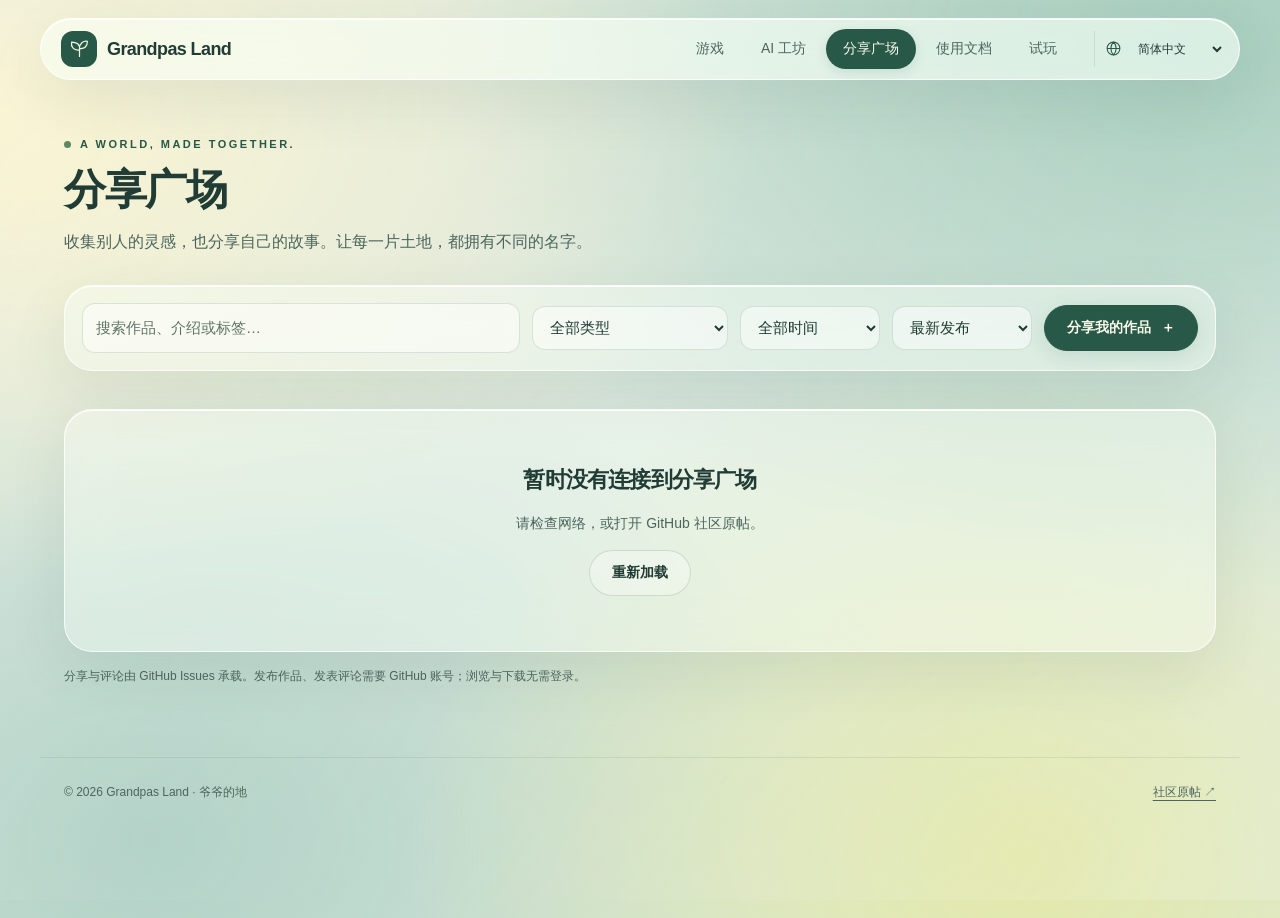
<file: gallery.html>
<!DOCTYPE html>
<html lang="zh-CN">
<head><meta charset="UTF-8"><meta name="viewport" content="width=device-width, initial-scale=1"><meta name="description" content="发现、预览与下载 Grandpas Land 玩家创作的资产库，按类型、时间和标签查找。"><meta name="theme-color" content="#dce9df"><title>分享广场 — Grandpas Land</title><link rel="icon" href="favicon.svg" type="image/svg+xml"><link rel="stylesheet" href="styles.css?v=20261014-world-style"><script src="i18n.js?v=20261014-world-style" defer></script><script src="library-protocols.js?v=20261014-world-style" defer></script><script src="assets.js?v=20261014-world-style" defer></script><script src="package-export.js?v=20261014-world-style" defer></script><script src="content.js?v=20261014-world-style" defer></script><script src="gallery.js?v=20261014-world-style" defer></script></head>
<body><a class="skip" href="#main">跳到主要内容</a><nav class="site-nav" aria-label="主导航"><a class="brand" href="index.html"><span class="brand-mark" aria-hidden="true"><svg viewBox="0 0 32 32" fill="none" stroke="currentColor" stroke-width="1.7" stroke-linecap="round" stroke-linejoin="round"><path d="M16 27V16M16 18C7 19 4 13 5 7c7 0 12 3 11 11ZM16 16C16 9 21 5 27 6c0 7-4 11-11 10Z"/></svg></span>Grandpas Land</a><div class="nav-links"><a href="index.html">游戏</a><a href="workshop.html">AI 工坊</a><a href="gallery.html" aria-current="page">分享广场</a><a href="docs.html">使用文档</a><a href="https://sundaniu31.github.io/EmberEpoch/">试玩</a></div><label class="language-control" data-i18n-ignore><svg viewBox="0 0 24 24" aria-hidden="true" fill="none" stroke="currentColor" stroke-width="1.5"><circle cx="12" cy="12" r="9"/><path d="M3 12h18M12 3c5 5 5 13 0 18-5-5-5-13 0-18Z"/></svg><select id="siteLanguage" aria-label="Language / 语言"><option value="zh-CN">简体中文</option><option value="en">English</option></select></label></nav>
<main class="container" id="main"><div class="page-heading"><div class="eyebrow">A world, made together.</div><h1>分享广场</h1><p class="lead">收集别人的灵感，也分享自己的故事。让每一片土地，都拥有不同的名字。</p></div><div class="toolbar glass"><label class="skip-label" for="search" hidden>搜索作品</label><input id="search" aria-label="搜索标题、介绍或标签" placeholder="搜索作品、介绍或标签…" type="search"><select id="filter" aria-label="资产类型"><option value="">全部类型</option><option value="CityNames">城市名库</option><option value="NPCNames">NPC 名字库</option><option value="CompanyNames">公司名库</option><option value="FamilyNames">家族名库</option><option value="CountryNames">国家名库</option><option value="Dialogues">对话库</option><option value="AIStyles">世界 AI 风格</option><option value="Items">物品库 · JSON + PNG</option><option value="Quests">支线库 · 草稿</option><option value="Events">事件库</option><option value="Festivals">节日库</option><option value="SpecialNPCs">特定 NPC 库 · 草稿</option><option value="ModPack">模组内容包 · ZIP</option></select><select id="timeFilter" aria-label="发布时间"><option value="">全部时间</option><option value="7">最近 7 天</option><option value="30">最近 30 天</option><option value="365">最近一年</option></select><select id="sort" aria-label="排序"><option value="new">最新发布</option><option value="old">最早发布</option><option value="comments">评论最多</option></select><button class="btn btn-primary" id="shareBtn">分享我的作品 <span aria-hidden="true">＋</span></button></div><div id="tagFilters" class="tag-filter" aria-label="按标签筛选"></div><div id="count" class="count" role="status" aria-live="polite"></div><div id="list" class="empty glass" aria-busy="true"><h2>正在收集大家的灵感…</h2><p>读取玩家分享，请稍候。</p></div><p class="gallery-note">分享与评论由 GitHub Issues 承载。发布作品、发表评论需要 GitHub 账号；浏览与下载无需登录。</p></main>
<dialog id="detailDialog" aria-labelledby="detailTitle"><div class="dialog-head"><div><div class="eyebrow">A little inspiration</div><h2 id="detailTitle" data-i18n-ignore></h2></div><button class="close-dialog" type="button" aria-label="关闭作品详情" data-close>×</button></div><div id="detailTags" class="asset-tags"></div><p class="tip" id="detailMeta" data-i18n-ignore></p><p class="detail-description" id="detailDescription" data-i18n-ignore></p><p class="tip" id="detailSupport" data-i18n-ignore></p><p class="tip" id="detailEffects" data-i18n-ignore style="white-space:pre-wrap;overflow-wrap:anywhere"></p><p class="tip" id="detailWarnings" data-i18n-ignore style="white-space:pre-wrap;overflow-wrap:anywhere" hidden></p><div id="detailStatus" class="status" role="status" hidden></div><pre class="detail-code" id="detailCode" hidden></pre><div class="actions"><button class="btn btn-primary" id="detailDownload">下载资产 ↓</button><a class="btn btn-primary" id="detailPackageDownload" target="_blank" rel="noopener noreferrer" hidden>下载完整 ZIP 包 ↓</a><a class="btn" id="detailSource" target="_blank" rel="noopener noreferrer">GitHub 原帖 ↗</a></div><section style="margin-top:28px" aria-labelledby="comments-title"><div class="section-head"><h3 id="comments-title">作品评论</h3><a class="btn btn-small" id="commentLink" target="_blank" rel="noopener noreferrer">去 GitHub 评论 ↗</a></div><div id="comments" role="status" aria-live="polite"></div></section></dialog>
<dialog id="shareDialog" aria-labelledby="shareTitle"><div class="dialog-head"><div><div class="eyebrow">Plant your idea</div><h2 id="shareTitle">分享一份新的灵感</h2></div><button class="close-dialog" type="button" aria-label="关闭分享表单" data-close>×</button></div><form id="shareForm"><label for="shareMode">分享方式</label><select id="shareMode"><option value="json">单个 JSON 库</option><option value="zip">完整 ZIP 包链接</option></select><label for="shareName">作品名称</label><input id="shareName" required maxlength="80" placeholder="例如：烟雨江南城市名库"><label for="shareType">资产类型</label><select id="shareType"><option value="CityNames">城市名库</option><option value="NPCNames">NPC 名字库</option><option value="CompanyNames">公司名库</option><option value="FamilyNames">家族名库</option><option value="CountryNames">国家名库</option><option value="Dialogues">对话库</option><option value="AIStyles">世界 AI 风格</option><option value="Items">物品库 · JSON + PNG</option><option value="Quests">支线库 · 草稿</option><option value="Events">事件库</option><option value="Festivals">节日库</option><option value="SpecialNPCs">特定 NPC 库 · 草稿</option><option value="ModPack">模组内容包 · ZIP</option></select><div id="shareJsonFields"><label for="shareFile">选择 .json 资产文件</label><input id="shareFile" class="file-input" type="file" accept=".json,application/json" required><p class="tip">名字、对话、事件、节日等单个 JSON 库不超过 10 MiB；世界 AI 风格最多 128 KiB。</p></div><div id="shareZipFields" hidden><label for="sharePackageUrl">GitHub ZIP 附件或 Release 下载链接</label><input id="sharePackageUrl" type="url" maxlength="2000" placeholder="https://github.com/user-attachments/files/12345/MyPack.zip"><p class="tip">先在 GitHub Issue 草稿拖入 ZIP 附件，或上传到 Releases，再粘贴 .zip 下载链接。物品包须包含 JSON + 实际 PNG；模组包须保留分类文件夹。网站只核对链接格式，未检查远端 ZIP 内容。</p></div><label for="shareDescription">作品介绍</label><textarea id="shareDescription" required maxlength="600" placeholder="描述风格、内容与适合的世界。"></textarea><label for="shareTags">自定义标签 · 用逗号分隔，最多 5 个</label><input id="shareTags" maxlength="140" placeholder="江南, 古风, 治愈"><p class="tip">文件会先校验，然后打开 GitHub 分享草稿。请在 GitHub 点击提交完成发布。不要在文件或介绍中包含 API Key。</p><div id="shareStatus" class="status" role="status" aria-live="polite" style="margin:14px 0" hidden></div><div class="actions" style="margin-top:18px"><button class="btn btn-primary" type="submit" id="publishBtn">检查并打开发布草稿 ↗</button></div><p class="tip">单个 JSON 可直接预览下载；世界 AI 风格需在游戏载入后点击应用，不能加入 Mod。完整物品或数据模组通过 GitHub ZIP 链接分享。下载 ZIP 后须解压并通过游戏校验，发布后刷新查看。</p></form></dialog>
<footer class="site-footer"><span>© 2026 Grandpas Land · 爷爷的地</span><a href="https://github.com/sundaniu31/grandpasland/issues" target="_blank" rel="noopener noreferrer">社区原帖 ↗</a></footer></body></html>
</file>
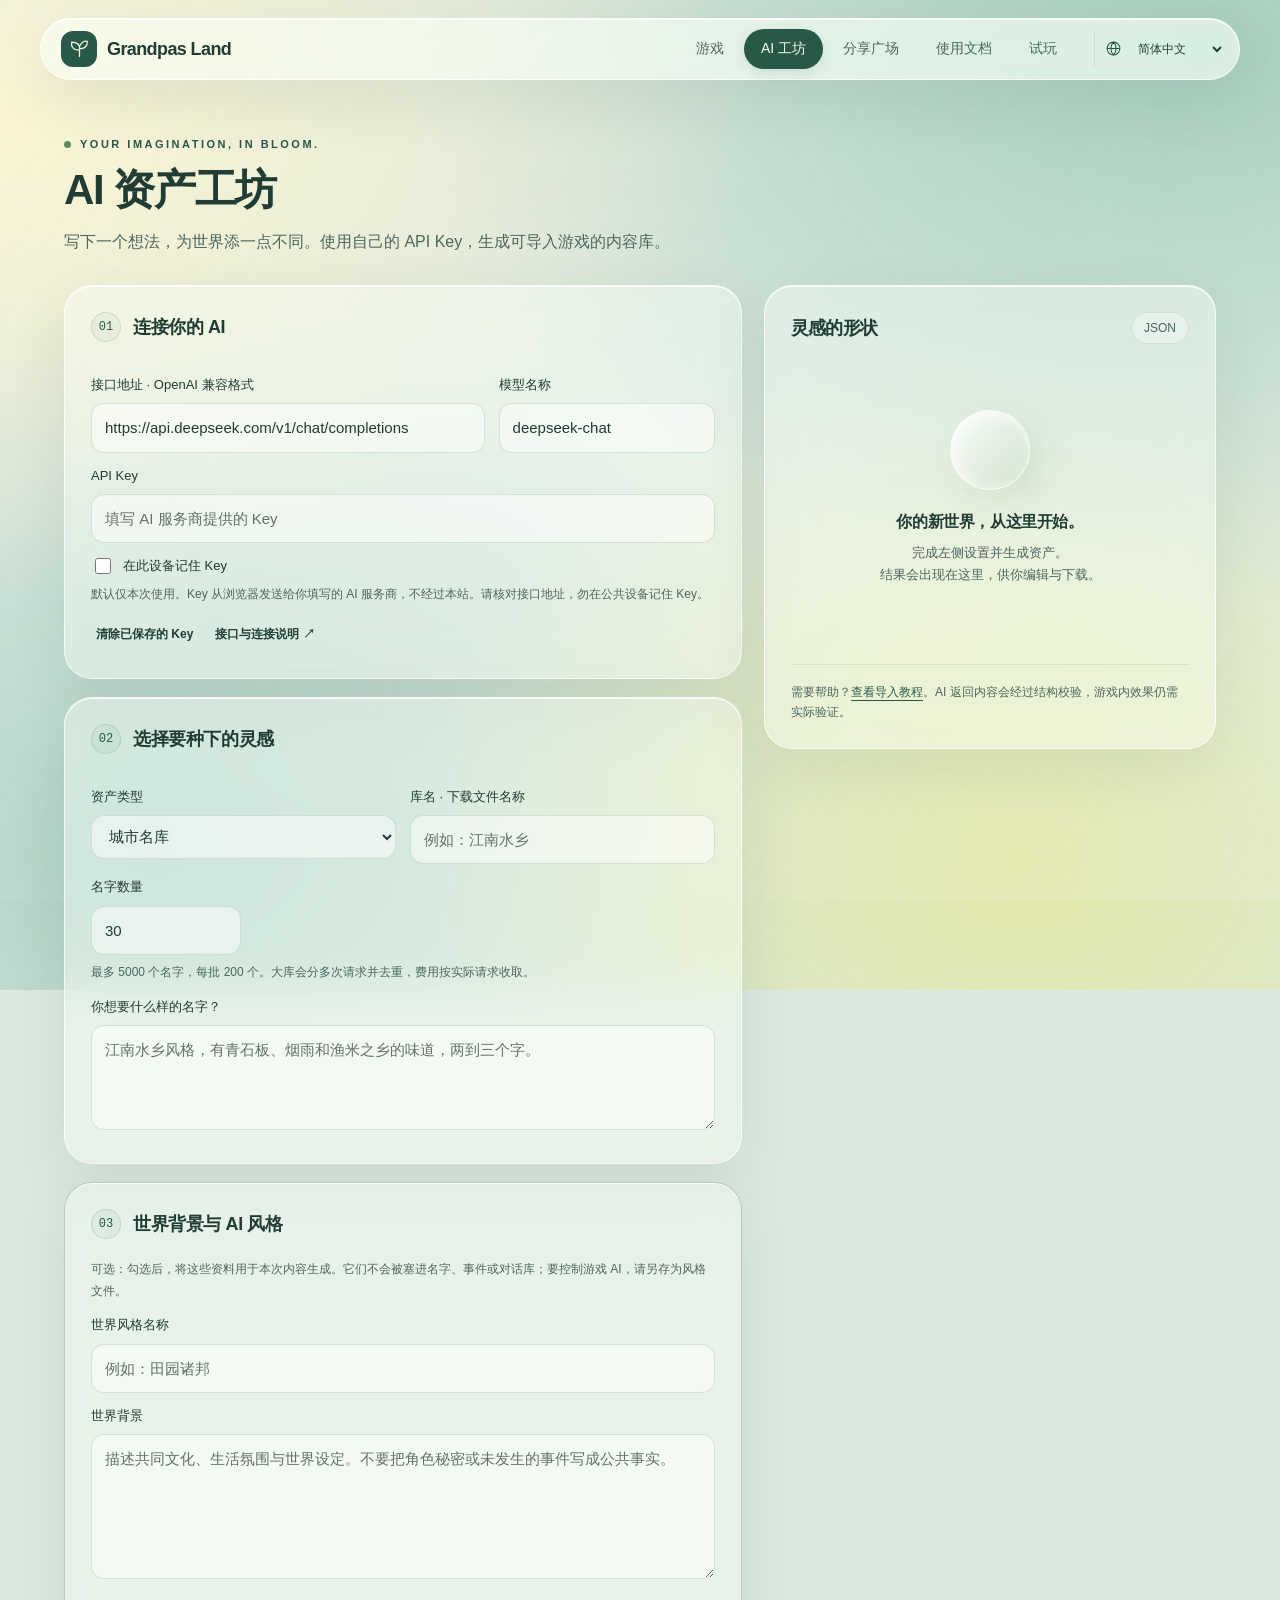
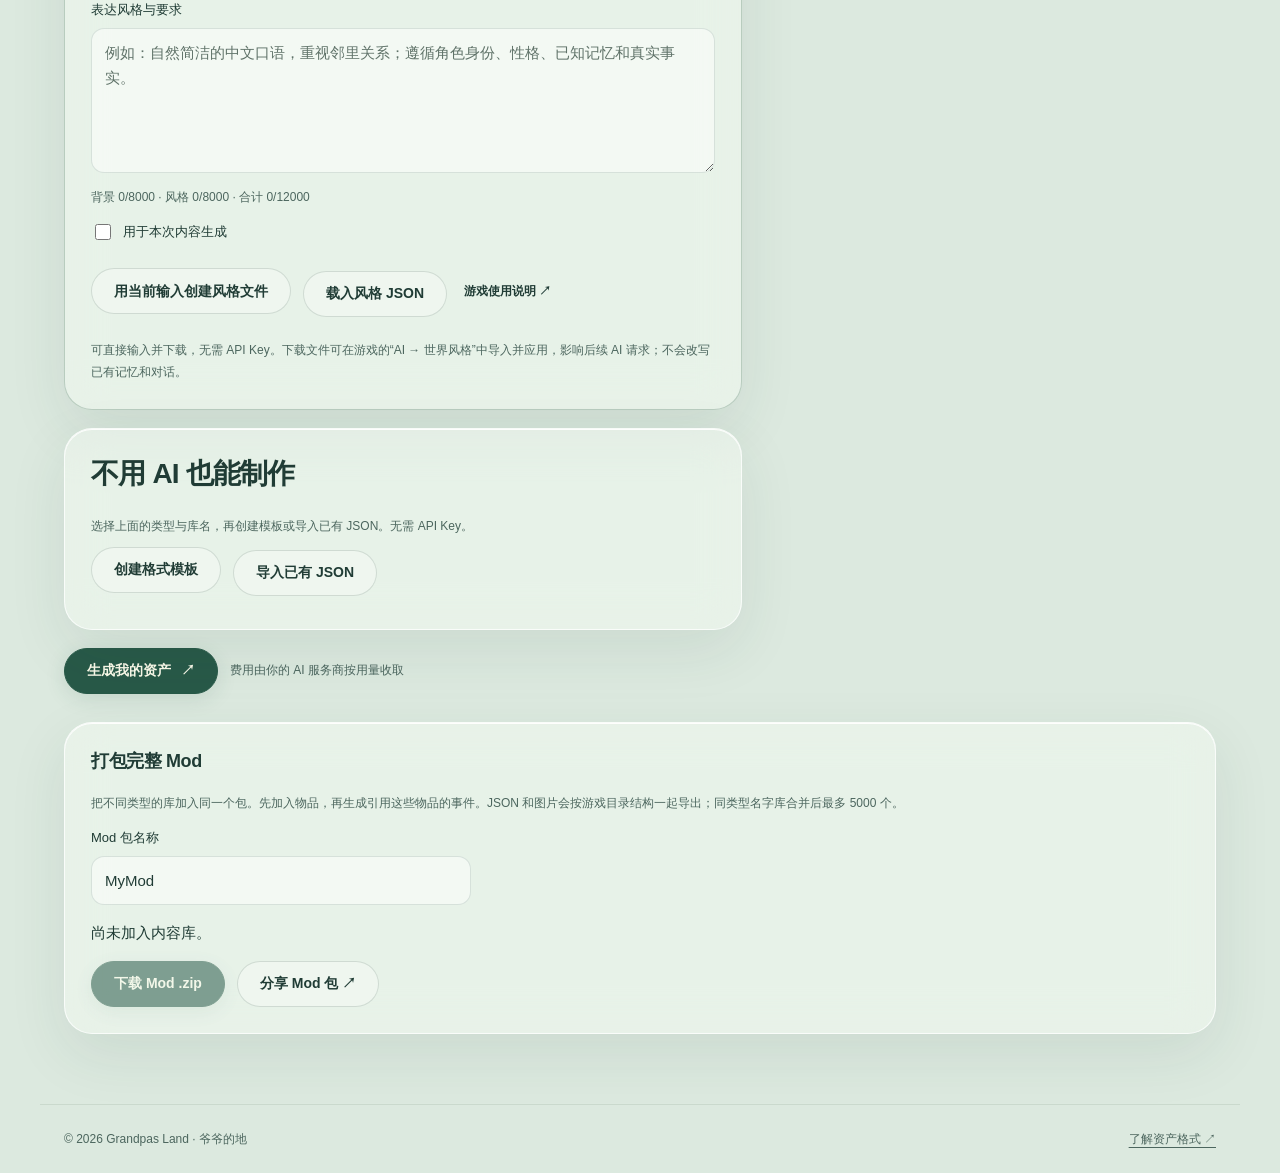
<file: workshop.html>
<!DOCTYPE html>
<html lang="zh-CN">
<head><meta charset="UTF-8"><meta name="viewport" content="width=device-width, initial-scale=1"><meta name="description" content="生成、校验并下载兼容游戏的名字、事件、对话和物品库，或打包完整 Mod。"><meta name="theme-color" content="#dce9df"><title>AI 资产工坊 — Grandpas Land</title><link rel="icon" href="favicon.svg" type="image/svg+xml"><link rel="stylesheet" href="styles.css?v=20261014-world-style"><script src="i18n.js?v=20261014-world-style" defer></script><script src="library-protocols.js?v=20261014-world-style" defer></script><script src="assets.js?v=20261014-world-style" defer></script><script src="package-export.js?v=20261014-world-style" defer></script><script src="content.js?v=20261014-world-style" defer></script><script src="workshop.js?v=20261014-world-style" defer></script></head>
<body><a class="skip" href="#main">跳到主要内容</a><nav class="site-nav" aria-label="主导航"><a class="brand" href="index.html"><span class="brand-mark" aria-hidden="true"><svg viewBox="0 0 32 32" fill="none" stroke="currentColor" stroke-width="1.7" stroke-linecap="round" stroke-linejoin="round"><path d="M16 27V16M16 18C7 19 4 13 5 7c7 0 12 3 11 11ZM16 16C16 9 21 5 27 6c0 7-4 11-11 10Z"/></svg></span>Grandpas Land</a><div class="nav-links"><a href="index.html">游戏</a><a href="workshop.html" aria-current="page">AI 工坊</a><a href="gallery.html">分享广场</a><a href="docs.html">使用文档</a><a href="https://sundaniu31.github.io/EmberEpoch/">试玩</a></div><label class="language-control" data-i18n-ignore><svg viewBox="0 0 24 24" aria-hidden="true" fill="none" stroke="currentColor" stroke-width="1.5"><circle cx="12" cy="12" r="9"/><path d="M3 12h18M12 3c5 5 5 13 0 18-5-5-5-13 0-18Z"/></svg><select id="siteLanguage" aria-label="Language / 语言"><option value="zh-CN">简体中文</option><option value="en">English</option></select></label></nav>
<main class="container" id="main"><div class="page-heading"><div class="eyebrow">Your imagination, in bloom.</div><h1>AI 资产工坊</h1><p class="lead">写下一个想法，为世界添一点不同。使用自己的 API Key，生成可导入游戏的内容库。</p></div>
<div class="work-layout"><form class="work-form" id="generatorForm">
<section class="form-card glass" aria-labelledby="api-title"><div class="card-title"><span class="step">01</span><h2 id="api-title">连接你的 AI</h2></div><div class="row"><div><label for="apiUrl">接口地址 · OpenAI 兼容格式</label><input id="apiUrl" type="url" value="https://api.deepseek.com/v1/chat/completions" required autocomplete="off" spellcheck="false"></div><div style="flex:.55"><label for="apiModel">模型名称</label><input id="apiModel" value="deepseek-chat" required autocomplete="off" spellcheck="false"></div></div><label for="apiKey">API Key</label><input id="apiKey" type="password" placeholder="填写 AI 服务商提供的 Key" required autocomplete="off" spellcheck="false"><label class="check-label" for="rememberKey"><input type="checkbox" id="rememberKey">在此设备记住 Key</label><p class="tip">默认仅本次使用。Key 从浏览器发送给你填写的 AI 服务商，不经过本站。请核对接口地址，勿在公共设备记住 Key。</p><div class="actions" style="margin-top:10px"><button class="btn btn-text btn-small" type="button" id="clearKey">清除已保存的 Key</button><a class="btn btn-text btn-small" href="docs.html#api">接口与连接说明 ↗</a></div></section>
<section class="form-card glass" aria-labelledby="type-title"><div class="card-title"><span class="step">02</span><h2 id="type-title">选择要种下的灵感</h2></div><div class="row"><div><label for="libType">资产类型</label><select id="libType"><option value="CityNames">城市名库</option><option value="NPCNames">NPC 名字库</option><option value="CompanyNames">公司名库</option><option value="FamilyNames">家族名库</option><option value="CountryNames">国家名库</option><option value="Dialogues">对话库</option><option value="AIStyles">世界 AI 风格</option><option value="Items">物品库</option><option value="Quests">支线库 · 草稿</option><option value="Events">事件库</option><option value="Festivals">节日库</option><option value="SpecialNPCs">特定 NPC 库 · 草稿</option></select></div><div><label for="libName">库名 · 下载文件名称</label><input id="libName" placeholder="例如：江南水乡" maxlength="80" required></div></div><div id="nameFields"><div class="row"><div style="max-width:150px"><label for="nameCount">名字数量</label><input id="nameCount" type="number" value="30" min="1" max="5000" step="1" required></div></div><p class="tip">最多 5000 个名字，每批 200 个。大库会分多次请求并去重，费用按实际请求收取。</p><label for="nameDesc">你想要什么样的名字？</label><textarea id="nameDesc" placeholder="江南水乡风格，有青石板、烟雨和渔米之乡的味道，两到三个字。" maxlength="6000" required></textarea></div><div id="contentFields" hidden><label for="contentDesc">内容描述 / 提示词</label><textarea id="contentDesc" placeholder="温泉小镇的夏日支线。帮助旅店老板娘修复温泉，期间与旅行中的画师相识。" maxlength="6000" disabled></textarea><div class="row" id="entryFields"><div><label for="entryCount">条目数量</label><input id="entryCount" type="number" value="3" min="1" max="20" step="1" disabled></div><div id="weightField"><label for="weight">权重</label><input id="weight" type="number" value="10" min="1" max="100" step="1" disabled></div><div id="cooldownField"><label for="cooldown">冷却天数</label><input id="cooldown" type="number" value="0" min="0" max="365" step="1" disabled></div></div><div id="dialogueFields" hidden><div class="row"><div><label for="dialogueKind">对话生成方式</label><select id="dialogueKind" disabled><option value="Conversations">分支会话 · 玩家选项回答</option><option value="Lines">单句台词 · NPC / 酒馆闲聊</option><option value="Profiles">AI 人设 · 自由回复知识</option></select></div><div id="dialogueSceneField" hidden><label for="dialogueScene">台词使用场景</label><select id="dialogueScene" disabled><option value="ambient">日常闲聊</option><option value="conversation">对话</option><option value="meet">相遇</option><option value="enter_tavern">进入酒馆</option><option value="tavern">酒馆</option></select></div></div><p class="tip">只生成所选类别；人设文件不含 API Key，AI 自由回复仍需在游戏里启用模型。</p></div><div id="itemFields" hidden><label for="iconFiles">物品 PNG 图标 · 可多选</label><input id="iconFiles" type="file" accept=".png,image/png" multiple data-optional="true" disabled><p class="tip">AI 生成物品定义，不生成图像。可先加载图标让 AI 使用准确路径；完整 ZIP 下载前必须提供对应 PNG。</p><p class="path" id="iconList" data-i18n-ignore>尚未加载图标</p></div><div id="eventFields" hidden><label for="triggerPhase">触发时机</label><select id="triggerPhase" disabled><option value="Daily">每日随机事件</option><option value="WorldStart">新世界创建 · 出生前</option><option value="PlayerStart">新玩家创建 · 创建后</option><option value="Manual">显式调用或延迟触发</option></select><p class="tip">启动事件执行一次且只支持自动效果；可在描述中编排条件、分支与后续事件。</p></div><div id="festivalFields" hidden><div class="row"><div><label for="ruleType">节日规则</label><select id="ruleType" disabled><option value="Periodic">周期性</option><option value="BySeason">按季节</option><option value="ByDayInYear">每年第几天</option></select></div><div id="seasonField" hidden><label for="ruleSeason">季节</label><select id="ruleSeason" disabled><option value="Spring">春季</option><option value="Summer">夏季</option><option value="Autumn">秋季</option><option value="Winter">冬季</option></select></div><div id="dayField" hidden><label for="ruleDay">每年第几天</label><input id="ruleDay" type="number" value="1" min="1" max="3" step="1" disabled></div><div id="periodField"><label for="rulePeriod">间隔天数</label><input id="rulePeriod" type="number" value="15" min="1" max="365" step="1" disabled></div><div><label for="ruleDuration">持续天数</label><input id="ruleDuration" type="number" value="1" min="1" max="365" step="1" disabled></div></div></div><p class="tip" id="supportNote" data-i18n-ignore></p><p class="tip" id="profileStatus" data-i18n-ignore role="status" aria-live="polite"></p></div></section>
<section class="form-card glass world-style-card" aria-labelledby="worldStyleTitle">
<div class="card-title"><span class="step">03</span><h2 id="worldStyleTitle">世界背景与 AI 风格</h2></div>
<p class="tip" id="worldStyleHint" data-i18n-ignore></p>
<label for="styleName">世界风格名称</label><input id="styleName" maxlength="80" placeholder="例如：田园诸邦" autocomplete="off">
<label for="worldBackground">世界背景</label><textarea id="worldBackground" class="style-editor" maxlength="8000" placeholder="描述共同文化、生活氛围与世界设定。不要把角色秘密或未发生的事件写成公共事实。" aria-describedby="styleCount"></textarea>
<label for="styleInstructions">表达风格与要求</label><textarea id="styleInstructions" class="style-editor" maxlength="8000" placeholder="例如：自然简洁的中文口语，重视邻里关系；遵循角色身份、性格、已知记忆和真实事实。" aria-describedby="styleCount"></textarea>
<p class="tip" id="styleCount" data-i18n-ignore aria-live="polite"></p>
<label class="check-label" for="useWorldStyle"><input type="checkbox" id="useWorldStyle">用于本次内容生成</label>
<div class="actions"><button type="button" class="btn" id="saveStyleBtn">用当前输入创建风格文件</button><label class="btn" for="styleInput">载入风格 JSON</label><input id="styleInput" type="file" accept=".json,application/json" class="visually-hidden" aria-label="载入风格 JSON"><a class="btn btn-text btn-small" href="docs.html#world-style">游戏使用说明 ↗</a></div>
<p class="tip">可直接输入并下载，无需 API Key。下载文件可在游戏的“AI → 世界风格”中导入并应用，影响后续 AI 请求；不会改写已有记忆和对话。</p>
</section>
<section class="form-card glass" aria-labelledby="offlineTitle"><h2 id="offlineTitle">不用 AI 也能制作</h2><p class="tip">选择上面的类型与库名，再创建模板或导入已有 JSON。无需 API Key。</p><div class="actions"><button type="button" class="btn" id="templateBtn">创建格式模板</button><label class="btn" for="libraryInput">导入已有 JSON</label><input id="libraryInput" type="file" accept=".json,application/json" class="visually-hidden" aria-label="导入已有 JSON"></div></section><div class="form-actions"><button type="submit" class="btn btn-primary" id="genBtn">生成我的资产 <span aria-hidden="true">↗</span></button><button type="button" class="btn" id="cancelBtn" hidden>取消生成</button><span class="tip">费用由你的 AI 服务商按用量收取</span></div><div id="status" class="status" role="status" aria-live="polite" hidden></div>
</form><aside class="output-panel glass" aria-labelledby="output-title"><div class="output-head"><h2 id="output-title">灵感的形状</h2><span class="pill">JSON</span></div><div id="outputPlaceholder" class="output-placeholder"><div class="orb-small" aria-hidden="true"></div><h3>你的新世界，从这里开始。</h3><p>完成左侧设置并生成资产。<br>结果会出现在这里，供你编辑与下载。</p></div><div id="result" hidden><label for="preview">资产内容 · 可直接编辑</label><textarea id="preview" class="preview" spellcheck="false" aria-describedby="editTip"></textarea><p class="tip" id="editTip">下载时会校验并保存这里的最新内容。</p><p class="tip" id="effectSummary" data-i18n-ignore style="white-space:pre-wrap;overflow-wrap:anywhere"></p><p class="tip" id="validationWarnings" data-i18n-ignore style="white-space:pre-wrap;overflow-wrap:anywhere" hidden></p><div class="output-meta"><span class="pill" id="resultType"></span><span class="pill" id="resultCount"></span></div><div class="actions"><button type="button" class="btn btn-primary" id="dlBtn">下载 .json <span aria-hidden="true">↓</span></button><button type="button" class="btn" id="checkBtn">校验格式</button><button type="button" class="btn" id="addToModBtn">加入 Mod 包</button></div><div id="resultStatus" class="status" role="status" aria-live="polite" style="margin-top:14px" hidden></div><p class="tip" id="resultImportHint" style="margin-top:18px">把文件放入下方目录，再在创建世界时选择该库：</p><div class="path" id="importPath" data-i18n-ignore></div><a id="shareResult" class="btn btn-small" href="gallery.html">分享这份灵感 ↗</a></div><div class="panel-note">需要帮助？<a href="docs.html#import">查看导入教程</a>。AI 返回内容会经过结构校验，游戏内效果仍需实际验证。</div></aside></div>
<section class="form-card glass package-builder" aria-labelledby="modTitle"><div class="card-title"><h2 id="modTitle">打包完整 Mod</h2></div><p class="tip">把不同类型的库加入同一个包。先加入物品，再生成引用这些物品的事件。JSON 和图片会按游戏目录结构一起导出；同类型名字库合并后最多 5000 个。</p><label for="modName">Mod 包名称</label><input id="modName" value="MyMod" maxlength="80" required><ul id="modLibraries" class="mod-libraries" data-i18n-ignore aria-live="polite"></ul><div class="actions"><button type="button" class="btn btn-primary" id="downloadModBtn">下载 Mod .zip</button><a id="shareMod" class="btn" href="gallery.html?share=1&type=ModPack&format=zip">分享 Mod 包 ↗</a></div><div id="modStatus" class="status" role="status" aria-live="polite" hidden></div></section></main><footer class="site-footer"><span>© 2026 Grandpas Land · 爷爷的地</span><a href="docs.html#format">了解资产格式 ↗</a></footer></body></html>
</file>
<file: styles.css>
@charset "UTF-8";
:root{color-scheme:light;--ink:#203c35;--muted:#4c665e;--accent:#285948;--gold:#9f681e;--line:rgba(255,255,255,.72);--glass:rgba(247,253,246,.44);--shadow:0 20px 60px rgba(38,72,55,.09),inset 0 1px 0 rgba(255,255,255,.92);--radius:28px;--mono:Consolas,"SFMono-Regular",monospace}
*{box-sizing:border-box}html{scroll-behavior:smooth;scroll-padding-top:110px}body{margin:0;background:#dce9df;color:var(--ink);font-family:Inter,"Segoe UI","PingFang SC","Microsoft YaHei",sans-serif;font-size:15px;line-height:1.7;min-height:100vh;isolation:isolate}
body:before{content:"";position:fixed;inset:-10%;z-index:-2;pointer-events:none;background:radial-gradient(ellipse at 8% 20%,#faf3ce 0,transparent 38%),radial-gradient(ellipse at 88% 12%,#a3ccbb 0,transparent 42%),radial-gradient(ellipse at 75% 88%,#e2e8a9 0,transparent 38%),radial-gradient(ellipse at 18% 86%,#b0d1c6 0,transparent 40%);animation:drift 28s ease-in-out infinite alternate}
body:after{content:"";position:fixed;inset:0;z-index:-1;pointer-events:none;background:linear-gradient(120deg,rgba(255,255,255,.16),transparent 52%,rgba(255,255,255,.22));opacity:.75}
@keyframes drift{to{transform:translate(2%,-2%) scale(1.04)}}@keyframes float{to{transform:translateY(-14px) rotate(3deg)}}
a{color:var(--accent);text-decoration-thickness:1px;text-underline-offset:4px}button,input,select,textarea{font:inherit}button,a,input,select,textarea{touch-action:manipulation}button{cursor:pointer}svg{display:block}img{max-width:100%}::selection{background:#d9eab6;color:#203c35}
:focus-visible{outline:3px solid #3d7662;outline-offset:4px}button:disabled{opacity:.55;cursor:wait}.skip{position:absolute;top:-70px;left:20px;background:white;padding:10px;z-index:100}.skip:focus{top:10px}
.site-nav{position:sticky;top:18px;z-index:20;max-width:1200px;margin:18px auto 0;padding:10px 14px 10px 20px;display:flex;align-items:center;justify-content:space-between;gap:20px;border:1px solid var(--line);border-radius:99px;background:rgba(247,253,246,.65);box-shadow:var(--shadow);backdrop-filter:blur(24px) saturate(1.4);-webkit-backdrop-filter:blur(24px) saturate(1.4)}
.brand{display:flex;align-items:center;gap:10px;color:var(--ink);text-decoration:none;font-weight:700;font-size:18px;letter-spacing:-.6px;white-space:nowrap}.brand-mark{display:grid;place-items:center;background:var(--accent);color:#eff6de;width:36px;height:36px;border-radius:12px}.brand-mark svg{width:23px;height:23px}.nav-links{display:flex;align-items:center;gap:3px}.nav-links a{color:var(--muted);padding:8px 17px;border-radius:99px;text-decoration:none;font-size:14px;font-weight:500}.nav-links a:hover{background:rgba(255,255,255,.45)}.nav-links a[aria-current=page]{background:var(--accent);color:#f7f9ec;box-shadow:0 4px 12px #28594820}
.container{max-width:1200px;margin:auto;padding:0 24px}.glass{background:var(--glass);border:1px solid var(--line);border-radius:var(--radius);box-shadow:var(--shadow);backdrop-filter:blur(22px) saturate(1.18);-webkit-backdrop-filter:blur(22px) saturate(1.18)}
.eyebrow{text-transform:uppercase;font-size:11px;font-weight:700;letter-spacing:2.5px;color:var(--accent);display:flex;align-items:center;gap:9px;margin-bottom:18px}.eyebrow:before{content:"";width:7px;height:7px;background:#5d8965;border-radius:50%}.pill{display:inline-flex;align-items:center;gap:7px;padding:5px 12px;border:1px solid rgba(70,100,78,.13);border-radius:99px;background:rgba(255,255,255,.3);font-size:12px;color:var(--muted)}
h1,h2,h3,p{margin-top:0}h1{font-weight:600;letter-spacing:-2px;font-size:clamp(36px,5.2vw,68px);line-height:1.17;margin-bottom:24px}h2{font-size:28px;line-height:1.35;font-weight:600;letter-spacing:-.8px}h3{font-size:19px;line-height:1.5;font-weight:600;letter-spacing:-.4px}.muted,.lead{color:var(--muted)}.lead{max-width:620px;font-size:16px;line-height:1.9}.serif{font-family:Georgia,"Songti SC",serif;font-style:italic;font-weight:400;color:var(--accent)}
.btn{display:inline-flex;justify-content:center;align-items:center;gap:10px;min-height:46px;padding:10px 22px;border:1px solid rgba(66,95,77,.18);border-radius:99px;background:rgba(255,255,255,.3);color:var(--ink);text-decoration:none;font-size:14px;font-weight:600;transition:background .2s,transform .2s,box-shadow .2s;white-space:nowrap}.btn:hover{background:rgba(255,255,255,.7);transform:translateY(-2px);box-shadow:0 6px 18px #284b3710}.btn-primary{background:var(--accent);border-color:var(--accent);color:#faf9e9;box-shadow:0 5px 20px #28594820}.btn-primary:hover{background:#1f493a;color:#fff}.btn-small{min-height:36px;padding:6px 15px;font-size:12px}.btn-text{background:none;border:none;padding-inline:5px}.actions{display:flex;gap:12px;align-items:center;flex-wrap:wrap}.icon-arrow{font-size:19px;font-weight:400}.section-head{display:flex;justify-content:space-between;align-items:end;gap:20px;margin-bottom:22px}.section-head h2{margin-bottom:4px}.section-head p{margin:0;color:var(--muted);font-size:14px}
.hero{display:grid;grid-template-columns:1.08fr 1fr;gap:40px;align-items:center;padding-top:90px;padding-bottom:70px;min-height:570px}.hero .lead{max-width:500px;margin-bottom:30px}.hero-note{margin-top:24px;font-size:12px;color:var(--muted);display:flex;gap:18px;align-items:center}.hero-note span:before{content:"·";margin-right:6px}
.glass-scene{position:relative;min-height:410px;display:grid;place-items:center}.scene-orbit{position:absolute;width:330px;height:330px;border-radius:50%;background:linear-gradient(130deg,rgba(255,255,255,.75),rgba(255,255,255,.03) 42%,rgba(255,255,255,.4));border:1px solid rgba(255,255,255,.95);box-shadow:inset 12px 12px 36px rgba(255,255,255,.9),inset -10px -15px 30px rgba(50,95,60,.12),20px 30px 70px rgba(61,103,73,.12);backdrop-filter:blur(3px);transform:rotate(-22deg)}.scene-orbit:before{content:"";position:absolute;inset:35px;border-radius:50%;border:1px solid #ffffff9e;box-shadow:inset 5px 5px 22px #ffffff80;background:radial-gradient(circle at 60% 70%,#bed48999,transparent 65%)}.scene-orbit:after{content:"";position:absolute;width:110px;height:40px;left:55px;top:30px;border-radius:50%;background:#ffffff95;filter:blur(12px);transform:rotate(-20deg)}
.scene-seed{position:absolute;width:160px;height:210px;transform:rotate(-20deg);background:linear-gradient(125deg,#e4edb6cc,#75a98766 58%,#477e7255);border-radius:75% 15% 75% 15%;border:1px solid #ffffffca;box-shadow:inset 10px 8px 20px #ffffff60,8px 20px 38px #35654520;animation:float 7s ease-in-out infinite alternate}.scene-seed:after{content:"";position:absolute;top:25px;left:77px;width:1px;height:155px;background:#ffffffba;transform:rotate(15deg)}
.sample-card{position:absolute;padding:18px 22px;width:230px;background:rgba(255,255,255,.6);backdrop-filter:blur(18px);border-radius:22px;border:1px solid #ffffffd9;box-shadow:0 14px 45px #3b644919,inset 0 1px 0 white;z-index:2}.sample-card.top{top:24px;left:0;transform:rotate(-5deg)}.sample-card.bottom{bottom:17px;right:-4px;transform:rotate(4deg)}.sample-card small{font-size:10px;letter-spacing:1.7px;text-transform:uppercase;color:var(--muted)}.sample-card strong{display:block;font-size:19px;margin:6px 0}.sample-card p{font-size:12px;color:var(--muted);margin:0}.sample-code{font-family:var(--mono);color:var(--accent);font-size:12px}.scene-caption{position:absolute;bottom:-25px;left:50%;transform:translateX(-50%);white-space:nowrap;color:var(--muted);font-size:11px;letter-spacing:2px}
.feature-grid{display:grid;grid-template-columns:repeat(3,1fr);gap:18px}.feature{padding:28px;text-decoration:none;display:flex;flex-direction:column;color:var(--ink);transition:transform .25s,background .25s;position:relative;overflow:hidden}.feature:hover{transform:translateY(-5px);background:rgba(255,255,255,.62)}.feature-no{font-size:11px;letter-spacing:2px;color:var(--muted);margin-bottom:24px}.feature h3{margin-bottom:9px}.feature p{font-size:14px;color:var(--muted);margin-bottom:24px}.feature .feature-link{margin-top:auto;font-size:13px;font-weight:600;color:var(--accent);display:flex;justify-content:space-between;align-items:center}.home-section{margin-top:70px}.about-grid{display:grid;grid-template-columns:1.2fr 1fr;gap:22px}.about-copy{padding:38px}.about-copy p{color:var(--muted)}.about-tags{display:flex;gap:8px;flex-wrap:wrap}.steam-card{padding:34px;display:flex;flex-direction:column;justify-content:center;background:linear-gradient(130deg,#285948e6,#385a47d9);color:#f3f4df}.steam-card .eyebrow,.steam-card p{color:#d2e2d1}.steam-card .pill{align-self:start;color:#e2eed7;border-color:#ffffff40;background:#ffffff10}.steam-card h3{font-size:30px;line-height:1.25}.site-footer{max-width:1200px;margin:70px auto 0;padding:24px;border-top:1px solid #64816c26;display:flex;justify-content:space-between;align-items:center;gap:16px;font-size:12px;color:var(--muted)}.site-footer a{color:var(--muted)}
.page-heading{padding:55px 0 28px}.page-heading h1{font-size:42px;letter-spacing:-1.4px;margin-bottom:12px}.page-heading .eyebrow{margin-bottom:12px}.page-heading p{margin-bottom:0}.work-layout{display:grid;grid-template-columns:minmax(0,1.2fr) minmax(0,.8fr);gap:22px;align-items:start}.work-form{display:grid;gap:18px}.form-card{padding:26px}.card-title{display:flex;align-items:center;gap:12px;margin-bottom:20px}.step{width:30px;height:30px;flex-shrink:0;display:grid;place-items:center;background:#2859480c;border:1px solid #28594824;border-radius:50%;color:var(--accent);font-size:12px;font-family:var(--mono)}.card-title h2{font-size:18px;letter-spacing:-.4px;margin:0}.row{display:flex;gap:14px;flex-wrap:wrap}.row>div{flex:1;min-width:140px}label{display:block;margin:12px 0 7px;font-size:13px;color:var(--ink);font-weight:500}input,select,textarea{width:100%;min-height:44px;padding:11px 13px;background:rgba(255,255,255,.48);border:1px solid #5b796e30;border-radius:13px;color:var(--ink);outline-offset:2px}input::placeholder,textarea::placeholder{color:#607369}textarea{resize:vertical;min-height:105px}select{cursor:pointer}input[type=checkbox]{width:16px;min-height:16px;accent-color:var(--accent);flex-shrink:0}.check-label{display:flex;align-items:center;gap:9px;font-weight:400;margin-top:12px}.tip{font-size:12px;color:var(--muted);line-height:1.8;margin:7px 0 0}.tip code{font-size:11px}.form-actions{display:flex;gap:12px;align-items:center;flex-wrap:wrap}.form-actions .tip{margin:0}.status{padding:12px 15px;border:1px solid #54746835;border-radius:15px;background:#f8fcf380;font-size:13px;white-space:pre-wrap;overflow-wrap:anywhere}.status[data-kind=error]{color:#8c3430;background:#fff0e9a8;border-color:#a55b473d}.status[data-kind=success]{color:#22513a;background:#eaf6dea8}.status[data-kind=loading]{color:var(--accent)}.output-panel{position:sticky;top:110px;padding:26px;min-width:0}.output-head{display:flex;align-items:center;justify-content:space-between;gap:10px;margin-bottom:22px}.output-head h2{font-size:18px;margin:0}.output-placeholder{padding:44px 12px;text-align:center}.output-placeholder .orb-small{width:80px;height:80px;border-radius:50%;border:1px solid #ffffffbd;margin:0 auto 20px;background:linear-gradient(130deg,#ffffffaa,#abc9ac44);box-shadow:inset 5px 5px 15px #ffffffc0,10px 10px 30px #638b6120}.output-placeholder h3{font-size:16px;margin-bottom:8px}.output-placeholder p{font-size:13px;color:var(--muted)}.preview{font-family:var(--mono);font-size:12px;line-height:1.8;min-height:360px;white-space:pre;tab-size:2;background:rgba(245,251,241,.5);resize:vertical}.output-meta{display:flex;gap:10px;align-items:center;flex-wrap:wrap;margin:14px 0}.output-meta .pill{font-size:11px}.path{padding:12px 14px;background:#28594808;border-radius:12px;font:11px/1.8 var(--mono);overflow-wrap:anywhere;margin:16px 0}.panel-note{border-top:1px solid #5b796e20;padding-top:17px;margin-top:20px;font-size:12px;color:var(--muted)}.hidden,[hidden]{display:none!important}
.toolbar{padding:17px;display:flex;gap:12px;align-items:center;flex-wrap:wrap;margin-bottom:16px}.toolbar input{flex:1;min-width:170px}.toolbar select{width:auto;min-width:140px}.toolbar .btn{flex-shrink:0}.tag-filter{display:flex;gap:7px;flex-wrap:wrap;margin:12px 0 22px}.tag-button{padding:5px 12px;border:1px solid #5b796e28;border-radius:99px;background:#ffffff35;color:var(--muted);font-size:12px}.tag-button[aria-pressed=true]{background:var(--accent);border-color:var(--accent);color:white}.asset-grid{display:grid;grid-template-columns:repeat(3,minmax(0,1fr));gap:18px}.asset-card{padding:24px;display:flex;flex-direction:column;min-height:240px;min-width:0}.asset-card h3{margin:16px 0 9px;overflow-wrap:anywhere}.asset-card p{font-size:13px;color:var(--muted);overflow-wrap:anywhere}.asset-card .meta{font-size:11px;color:var(--muted);margin-top:auto;padding-top:18px;border-top:1px solid #5b796e20;display:flex;gap:8px;align-items:center;justify-content:space-between}.asset-tags{display:flex;gap:6px;flex-wrap:wrap}.asset-card .btn{margin-top:18px;align-self:start}.empty{padding:55px 25px;text-align:center}.empty h2{font-size:22px}.empty p{color:var(--muted);font-size:14px}.gallery-note{font-size:12px;color:var(--muted);margin:14px 0}.count{font-size:12px;color:var(--muted);margin-bottom:14px}
dialog{border:1px solid white;border-radius:28px;background:#edf4e9f2;color:var(--ink);box-shadow:0 24px 100px #163f3555;backdrop-filter:blur(25px);-webkit-backdrop-filter:blur(25px);width:min(720px,calc(100% - 32px));max-height:88vh;padding:28px}dialog::backdrop{background:#16382d44;backdrop-filter:blur(8px)}.dialog-head{display:flex;justify-content:space-between;align-items:start;gap:16px;margin-bottom:16px}.dialog-head h2{margin-bottom:0;overflow-wrap:anywhere}.close-dialog{display:grid;place-items:center;width:36px;height:36px;min-width:36px;border:1px solid #5b796e30;border-radius:50%;background:#ffffff70;color:var(--ink);font-size:23px;line-height:1}.detail-description{white-space:pre-wrap;overflow-wrap:anywhere;color:var(--muted);font-size:14px}.detail-code{max-height:240px;overflow:auto;font:12px/1.8 var(--mono);padding:16px;background:#ffffff70;border-radius:15px;white-space:pre-wrap;overflow-wrap:anywhere}.comment{border-top:1px solid #5b796e26;padding:15px 0}.comment p{white-space:pre-wrap;overflow-wrap:anywhere;margin:8px 0;font-size:13px}.comment small{font-size:11px;color:var(--muted)}.comment strong{font-size:12px}.file-input{padding:13px}.file-input::file-selector-button{border:0;background:var(--accent);color:white;padding:7px 13px;border-radius:99px;margin-right:12px;font:inherit}
.docs-layout{display:grid;grid-template-columns:210px minmax(0,1fr);gap:26px;align-items:start}.docs-nav{padding:20px;position:sticky;top:110px;display:grid;gap:5px}.docs-nav a{font-size:13px;text-decoration:none;color:var(--muted);padding:7px 10px;border-radius:9px}.docs-nav a:hover{background:#ffffff66}.docs-content{padding:32px;min-width:0}.docs-content section+section{padding-top:28px;margin-top:28px;border-top:1px solid #5b796e25}.docs-content h2{font-size:24px}.docs-content h3{font-size:17px;margin-top:24px}.docs-content p,.docs-content li{font-size:14px;color:var(--muted)}.docs-content ol,.docs-content ul{padding-left:24px}.docs-content li{margin:8px 0}.docs-content code{font:12px var(--mono);background:#ffffff65;padding:2px 5px;border-radius:4px;overflow-wrap:anywhere}.docs-content pre{padding:18px;border:1px solid #ffffffcc;border-radius:15px;background:#ffffff50;overflow:auto;line-height:1.8;font-size:12px}.docs-content pre code{background:none;padding:0;font-size:inherit;line-height:inherit}.table-wrap{overflow:auto}table{border-collapse:collapse;width:100%;font-size:12px}th,td{padding:10px 12px;text-align:left;border-bottom:1px solid #5b796e25;vertical-align:top}th{color:var(--accent);background:#ffffff40}td{color:var(--muted)}.callout{padding:14px 17px;background:#eff3d680;border:1px solid #c7d6a780;border-radius:15px;font-size:13px;color:var(--muted);margin:16px 0}.faq details{border-bottom:1px solid #5b796e25;padding:14px 0}.faq summary{font-size:14px;cursor:pointer}.faq details p{padding-top:12px;margin-bottom:0}
.hero.art-hero{position:relative;display:flex;align-items:center;min-height:600px;padding:30px;margin:28px 0 50px;border-radius:36px;box-shadow:0 24px 65px #305e4020;isolation:isolate}.hero-art{position:absolute;inset:0;width:100%;height:100%;object-fit:cover;object-position:center;border-radius:36px;z-index:-1}.hero-copy{width:470px;padding:32px;background:rgba(246,251,239,.66);border-color:rgba(255,255,255,.8);backdrop-filter:blur(20px) saturate(1.12);-webkit-backdrop-filter:blur(20px) saturate(1.12)}.hero-copy h1{font-size:54px;letter-spacing:-2px;line-height:1.14;margin-bottom:18px}.hero-copy .eyebrow{font-size:10px;letter-spacing:1.9px;margin-bottom:20px}.hero-copy .lead{font-size:14px;line-height:1.9;margin-bottom:22px}.hero-copy .hero-note{font-size:11px;gap:15px;margin-top:20px}.hero-copy .btn{font-size:13px;padding-inline:18px}.art-label{position:absolute;right:25px;bottom:25px;padding:7px 13px;border:1px solid #ffffff60;border-radius:99px;background:#193e3455;backdrop-filter:blur(12px);color:#fff;font-size:11px;letter-spacing:1px}.world-gallery{display:grid;grid-template-columns:repeat(3,minmax(0,1fr));gap:18px}.world-art{position:relative;overflow:hidden;margin:0}.world-art>a{display:block;overflow:hidden}.world-art img{display:block;width:100%;height:auto;aspect-ratio:16/9;object-fit:cover;transition:transform .5s}.world-art a:hover img{transform:scale(1.035)}.world-art figcaption{padding:23px;background:rgba(251,252,237,.32)}.world-art figcaption>span{font-size:10px;letter-spacing:2px;color:var(--muted)}.world-art h3{margin:9px 0 6px}.world-art p{margin:0;font-size:13px;color:var(--muted)}
@supports not (backdrop-filter:blur(1px)){.glass,.sample-card,.site-nav{background:#edf3e9ed}}
@media(min-width:1400px){.hero{padding-top:110px;padding-bottom:90px}.container{padding-inline:0}}
@media(max-width:1248px){.site-nav{margin-inline:24px}}
@media(max-width:900px){.hero{gap:20px}.glass-scene{transform:scale(.9)}.feature{padding:23px}.work-layout{grid-template-columns:1fr}.output-panel{position:static}.asset-grid{grid-template-columns:repeat(2,minmax(0,1fr))}.docs-layout{grid-template-columns:170px minmax(0,1fr)}.docs-content{padding:24px}.brand{font-size:16px}.nav-links a{padding:8px 12px}.preview{min-height:280px}}
@media(max-width:640px){.site-nav{top:10px;display:flex;flex-wrap:wrap;gap:9px;margin:10px 14px 0;padding:12px;border-radius:23px;justify-content:center}.brand{justify-content:center}.brand-mark{width:29px;height:29px;border-radius:10px}.brand-mark svg{width:19px;height:19px}.nav-links{width:100%;justify-content:center;gap:0}.nav-links a{padding:7px 11px;font-size:12px}.container{padding:0 18px}.hero{grid-template-columns:1fr;padding-top:48px;padding-bottom:36px;gap:18px}.hero h1{font-size:44px;letter-spacing:-1.8px}.hero .lead{font-size:14px}.hero-note{font-size:11px;gap:12px}.glass-scene{min-height:330px;transform:scale(.87);margin:0 -6px}.scene-orbit{width:280px;height:280px}.sample-card{width:190px;padding:15px 18px}.sample-card.top{left:-6px;top:18px}.sample-card.bottom{right:-6px;bottom:10px}.sample-card strong{font-size:17px}.scene-seed{width:130px;height:175px}.scene-seed:after{height:130px;left:60px}.feature-grid{grid-template-columns:1fr}.feature{padding:23px}.feature-no{margin-bottom:14px}.feature p{margin-bottom:18px}.home-section{margin-top:46px}.section-head{align-items:start;flex-direction:column;gap:10px}.about-grid{grid-template-columns:1fr}.about-copy,.steam-card{padding:26px}.site-footer{margin-top:46px;flex-direction:column;align-items:start;padding:20px 18px;gap:6px}.page-heading{padding:35px 0 22px}.page-heading h1{font-size:34px}.page-heading .lead{font-size:14px}.form-card,.output-panel{padding:21px}.toolbar{padding:14px;gap:9px}.toolbar input{flex-basis:100%}.toolbar select{flex:1;min-width:115px}.toolbar .btn{width:100%}.asset-grid{grid-template-columns:1fr}.docs-layout{grid-template-columns:1fr;gap:16px}.docs-nav{position:static;display:flex;overflow:auto;padding:12px;border-radius:18px;white-space:nowrap}.docs-content{padding:22px}.docs-content h2{font-size:21px}dialog{padding:22px}.row>div{min-width:120px}}
@media(prefers-reduced-motion:reduce){html{scroll-behavior:auto}body:before,.scene-seed{animation:none}*,*:before,*:after{transition:none!important}}
@media(max-width:900px){.hero.art-hero{min-height:550px;padding:24px}.hero-copy{width:425px;padding:28px}.hero-copy h1{font-size:48px}.world-gallery{gap:14px}.world-art figcaption{padding:18px}.world-art h3{font-size:17px}}
@media(max-width:640px){.hero.art-hero{display:block;min-height:0;padding:210px 12px 12px;margin:22px 0 38px;border-radius:28px;box-shadow:none;background:transparent}.hero-art{height:330px;border-radius:28px;object-position:62% center}.hero-copy{width:auto;position:relative;padding:25px;background:rgba(246,251,239,.8);border-radius:25px}.hero-copy h1{font-size:42px}.hero-copy .eyebrow{font-size:9px;letter-spacing:1px}.hero-copy .lead{font-size:13px}.hero-copy .actions{gap:8px}.hero-copy .btn{font-size:12px;padding-inline:15px}.art-label{top:14px;right:14px;bottom:auto;font-size:9px}.world-gallery{grid-template-columns:1fr;gap:18px}.world-art figcaption{padding:21px}}
.nav-links{margin-left:auto}.language-control{display:flex;align-items:center;gap:5px;flex-shrink:0;margin:0;padding-left:10px;border-left:1px solid #5b796e24}.language-control svg{width:17px;height:17px;color:var(--accent)}.language-control select{width:98px;min-height:36px;padding:6px 20px 6px 7px;font-size:12px;background:transparent;border:0;border-radius:99px}.language-control select:hover{background:#ffffff50}
html[lang=en] .hero-copy .hero-note{gap:10px}html[lang=en] .hero-copy .btn{font-size:12px}html[lang=en] .toolbar select{min-width:130px}html[lang=en] .page-heading h1{overflow-wrap:anywhere}
@media(max-width:900px){.site-nav{gap:10px}.language-control{padding-left:6px}.language-control select{width:87px;padding-right:10px}.nav-links a{padding-inline:10px}}
@media(max-width:640px){.site-nav{display:grid;grid-template-columns:1fr auto;gap:8px;padding:12px}.brand{justify-self:start;grid-row:1;grid-column:1;font-size:15px}.language-control{grid-row:1;grid-column:2;padding-left:0;border-left:0}.language-control svg{width:15px;height:15px}.language-control select{width:83px;font-size:11px;min-height:30px;padding:4px}.nav-links{grid-column:1/-1;grid-row:2;margin-left:0}.nav-links a{padding-inline:10px}html[lang=en] .nav-links a{font-size:11px;padding-inline:10px}html[lang=en] .hero-copy h1{font-size:38px;letter-spacing:-1.5px}html[lang=en] .hero-copy .actions{gap:7px}html[lang=en] .hero-copy .btn{padding-inline:13px;font-size:11px}}

.package-builder{margin-top:28px}.package-builder>input{max-width:380px}.mod-libraries{list-style:none;padding:0;display:grid;gap:10px}.mod-library{display:flex;justify-content:space-between;align-items:center;gap:14px;padding:12px 16px;border:1px solid #5b796e24;border-radius:14px;background:#ffffff50;overflow-wrap:anywhere}.mod-library .btn{flex-shrink:0}.visually-hidden{position:absolute;width:1px;height:1px;overflow:hidden;clip-path:inset(50%)}.form-card .path{white-space:pre-wrap;overflow-wrap:anywhere}@media(max-width:640px){.mod-library{align-items:flex-start}.package-builder{padding:22px}}
.world-style-card .style-editor{min-height:145px;resize:vertical;line-height:1.7}.world-style-card .actions{margin-top:16px}.world-style-card .actions+.tip{margin-top:16px;margin-bottom:0}#styleCount[data-kind=error]{color:#a53d38}.world-style-card{border-color:#507b6350}
</file>
